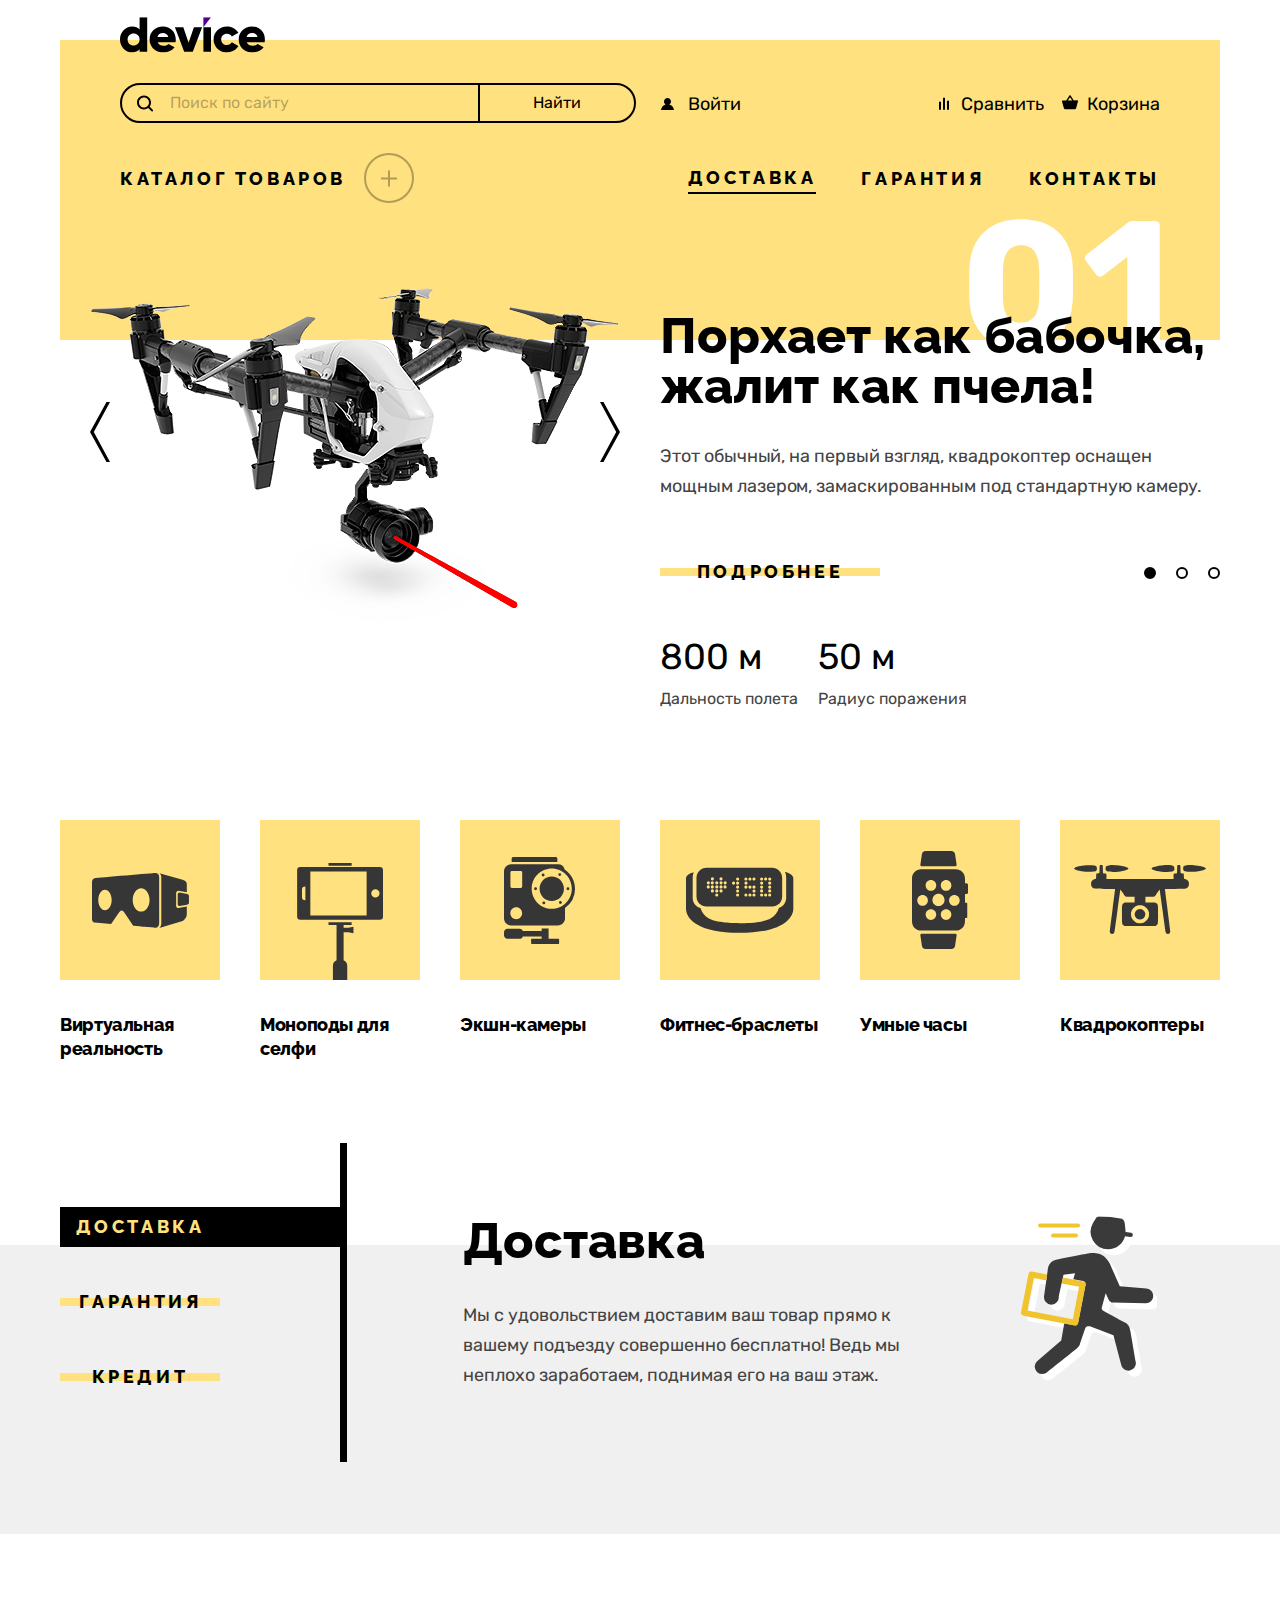
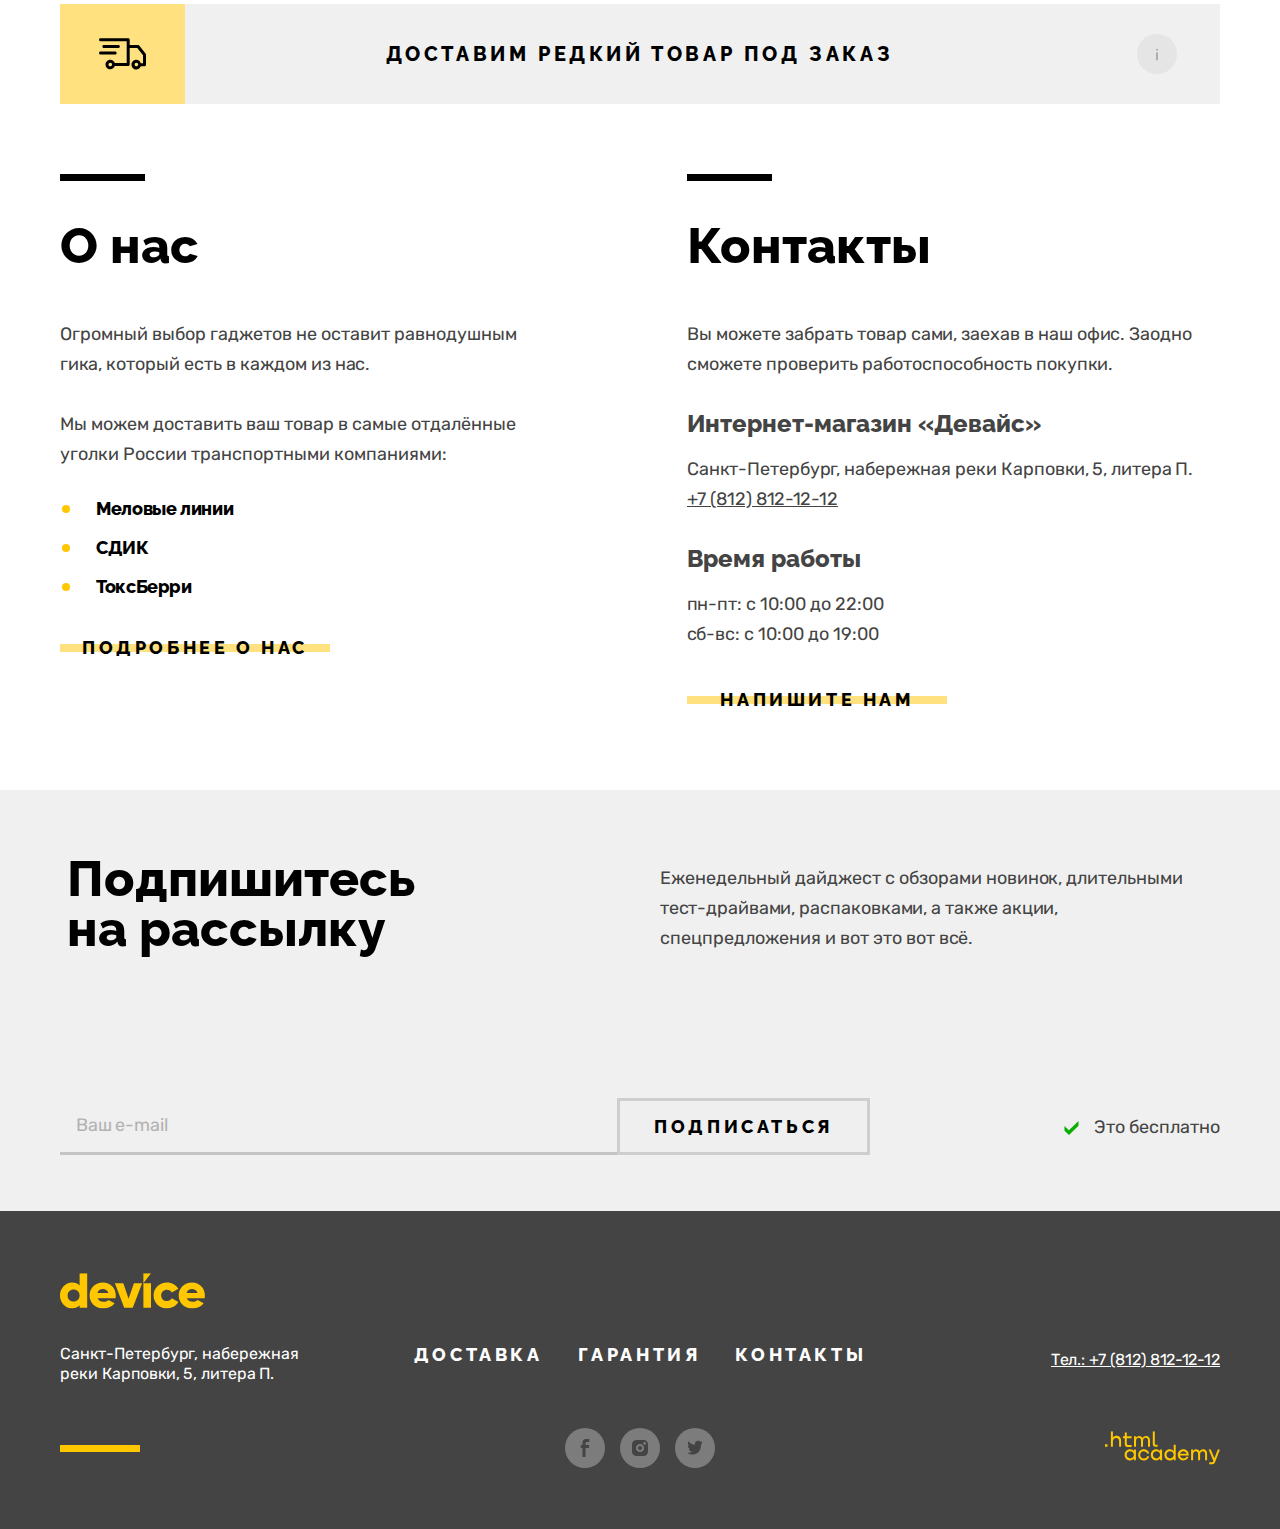
<file: index.html>
<!DOCTYPE html>
<html lang="ru">

<head>
  <meta charset="utf-8">
  <title>HTML Academy &bull; Проект DEVICE</title>
  <link rel="icon" href="images/favicons/favicon.svg" type="image/svg+xml">
  <link rel="stylesheet" href="styles/styles.css">
</head>

<body class="body">
  <!-- * Заголовок страницы * -->

  <header class="page-header">

    <nav class="navigation">
      <a class="header-logo-link"><img class="device-logo" src="images/device-logo.svg" width="145" height="36" alt="Логотип DEVICE"></a>

      <div class="account-navigation-container">
        <form class="form-search" name="form-search" action="https://echo.htmlacademy.ru/courses" method="GET">
          <label class="form-search-label">
            <input class="text-small search-input" type="search" name="field-search" placeholder="Поиск по сайту">
            <span class="visually-hidden">Поиск по сайту</span>
          </label>
          <button class="text-small search-button" type="submit">Найти</button>
        </form>

        <ul class="account-navigation">
          <li class="account-navigation-item"><a class="account-navigation-link entry-link" href="catalog.html">Войти</a></li>
          <li class="account-navigation-item"><a class="account-navigation-link exit-link hidden-no-active">Выйти</a></li>
          <li class="account-navigation-item"><a class="account-navigation-link compare-link" href="#">Сравнить</a></li>
          <li class="account-navigation-item"><a class="account-navigation-link basket-link" href="#"><span data-amount="99" class="icon-basket"></span>Корзина</a></li>
        </ul>

      </div>

      <ul class="main-navigation">

        <!-- * Сделал - обрезанием верхней части иллюстрации слайдера на величину наложения. Отказался от идеи позиционирования меню. -->

        <li class="main-navigation-item"><a class="link-style main-navigation-link catalog-link" href="#">Каталог товаров<span class="catalog-link-button"></span></a>

          <!-- todo Наполнение dropdown-меню. Грид-области! Чтобы можно было добавлять информацию в ту колонку в какую пожелаю.
          * Возможно: Ширину колонок сделать изменяемой, в зависимости от ширины контента + margin-right: const; -->

          <ul class="catalog-navigation">
            <li class="catalog-navigation-item"><a class="catalog-navigation-link" href="#">Виртуальная реальность</a></li>
            <li class="catalog-navigation-item"><a class="catalog-navigation-link" href="catalog.html">Моноподы для селфи</a></li>
            <li class="catalog-navigation-item"><a class="catalog-navigation-link" href="#">Экшн-камеры</a></li>
            <li class="catalog-navigation-item"><a class="catalog-navigation-link" href="#">Фитнес-браслеты</a></li>
            <li class="catalog-navigation-item"><a class="catalog-navigation-link" href="#">Умные часы</a></li>
            <li class="catalog-navigation-item"><a class="catalog-navigation-link" href="#">Умные часы Умные часы Умные часы</a></li>
            <li class="catalog-navigation-item"><a class="catalog-navigation-link" href="#">Квадрокоптеры</a></li>
            <li class="catalog-navigation-item"><a class="catalog-navigation-link" href="#">Геликоптеры</a></li>
            <li class="catalog-navigation-item"><a class="catalog-navigation-link" href="#">Виртуальная реальность</a></li>
          </ul>

        </li>
        <li class="main-navigation-item"><a class="link-style main-navigation-link page-link-current" href="#">Доставка</a></li>
        <li class="main-navigation-item"><a class="link-style main-navigation-link" href="#">Гарантия</a></li>
        <li class="main-navigation-item"><a class="link-style main-navigation-link" href="#">Контакты</a></li>
      </ul>
    </nav>
  </header>

  <!-- * Главная * -->
  <main class="main-container main-index">
    <div class="page-container">
      <h1 class="section-title visually-hidden">Интернет-магазин электронной техники <span lang="en">&laquo;DEVICE&raquo;</span></h1>

      <!-- * Слайдер * -->
      <section class="promo">
        <h2 class="section-title visually-hidden">Популярные товары интернет-магазина</h2>

        <!-- * Слайдер. Фотографии * -->
        <div class="promo-images-container">
          <!-- Кнопки листания фото -->
          <div class="slider-button-container">
            <button class="slider-button slider-button-prev" type="button"><span class="visually-hidden">Предыдущий слайд</span></button>
            <button class="slider-button slider-button-next" type="button"><span class="visually-hidden">Следующий слайд</span></button>
          </div>
          <!-- Список с фотографиями -->
          <ol class="promo-images-list">
            <li class="promo-images-item promo-images-item-current">
              <img class="promo-image" src="images/content/slider-1.png" width="560" height="560" alt="Белый квадрокоптер оснащенный лазером">
            </li>
            <li class="promo-images-item">
              <img class="promo-image" src="images/content/slider-2.png" width="560" height="560" alt="Чёрный фитнес-браслет с текстом на дисплее &laquo;Я вижу, что ты снова ешь!&raquo;">
            </li>
            <li class="promo-images-item">
              <img class="promo-image" src="images/content/slider-3.png" width="560" height="560" alt="Три черных селфи палки">
            </li>
          </ol>
        </div>

        <!-- * Слайдер. Описания * -->
        <ol class="promo-desc-list">
          <!-- 1-е описание -->
          <li data-promo-number="01" class="promo-desc-item promo-desc-item-current">
            <strong class="section-title promo-title">Порхает как бабочка, жалит как пчела!</strong>
            <p class="section-text promo-text">Этот обычный, на первый взгляд, квадрокоптер оснащен мощным лазером, замаскированным под стандартную камеру.</p>
            <!-- Контейнер для кнопки <Подробнее> и буллетов пагинации -->
            <div class="promo-pagination-container">
              <!-- Кнопка/ссылка слайдера -->
              <a class="link-style page-link promo-link" href="#">Подробнее</a>
              <!--  Пагинация. Индикация текущего слайда -->
              <ol class="promo-pagination">
                <li class="promo-pagination-item"><button class="promo-pagination-button promo-pagination-button-current" type="button"><span class="visually-hidden">Текущий слайд</span></button></li>
                <li class="promo-pagination-item"><button class="promo-pagination-button" type="button"><span class="visually-hidden">Слайд 2</span></button></li>
                <li class="promo-pagination-item"><button class="promo-pagination-button" type="button"><span class="visually-hidden">Слайд 3</span></button></li>
              </ol>
            </div>
            <!-- Параметры оборудования -->
            <dl class="features-list">
              <div class=features-list-box>
                <dt class="features-name">Дальность полета</dt>
                <dd class="features-param">800 м</dd>
              </div>
              <div class=features-list-box>
                <dt class="features-name">Радиус поражения</dt>
                <dd class="features-param">50 м</dd>
              </div>
            </dl>
          </li>

          <!-- 2-е описание -->
          <li data-promo-number="02" class="promo-desc-item">
            <strong class="section-title promo-title">Худеем правильно!</strong>
            <p class="section-text promo-text">Мотивирующие фитнес-браслеты помогут найти в себе силы не пропускать занятия и соблюдать диету.</p>
            <!-- Контейнер для кнопки <Подробнее> и буллетов пагинации -->
            <div class="promo-pagination-container">
              <!-- Кнопка/ссылка слайдера -->
              <a class="link-style page-link promo-link" href="#">Подробнее</a>
              <!--  Пагинация. Индикация текущего слайда -->
              <ol class="promo-pagination">
                <li class="promo-pagination-item"><button class="promo-pagination-button" type="button"><span class="visually-hidden">Слайд 1</span></button></li>
                <li class="promo-pagination-item"><button class="promo-pagination-button promo-pagination-button-current" type="button"><span class="visually-hidden">Текущий слайд</span></button></li>
                <li class="promo-pagination-item"><button class="promo-pagination-button" type="button"><span class="visually-hidden">Слайд 3</span></button></li>
              </ol>
            </div>
            <!-- Параметры оборудования -->
            <dl class="features-list">
              <div class=features-list-box>
                <dt class="features-name">Без подзарядки</dt>
                <dd class="features-param">48 часов</dd>
              </div>
            </dl>
          </li>

          <!-- 3-е описание -->
          <li data-promo-number="03" class="promo-desc-item">
            <strong class="section-title promo-title">Делай селфи, <br>как Бен Стиллер!</strong>
            <p class="section-text promo-text">Самая длинная палка для селфи доступна в нашем магазине. Восемь (Восемь, Карл!) метров длиной и весом всего 5 кг.</p>
            <!-- Контейнер для кнопки <Подробнее> и буллетов пагинации -->
            <div class="promo-pagination-container">
              <!-- Кнопка/ссылка слайдера -->
              <a class="link-style page-link promo-link" href="#">Подробнее</a>
              <!--  Пагинация. Индикация текущего слайда -->
              <ol class="promo-pagination">
                <li class="promo-pagination-item"><button class="promo-pagination-button" type="button"><span class="visually-hidden">Слайд 1</span></button></li>
                <li class="promo-pagination-item"><button class="promo-pagination-button" type="button"><span class="visually-hidden">Слайд 2</span></button></li>
                <li class="promo-pagination-item"><button class="promo-pagination-button promo-pagination-button-current" type="button"><span class="visually-hidden">Текущий слайд</span></button></li>
              </ol>
            </div>
            <!-- Параметры оборудования -->
            <dl class="features-list">
              <div class=features-list-box>
                <dt class="features-name">Длина палки</dt>
                <dd class="features-param">8,5 м</dd>
              </div>
              <div class=features-list-box>
                <dt class="features-name">Вес палки</dt>
                <dd class="features-param">5 кг</dd>
              </div>
              <div class=features-list-box>
                <dt class="features-name">Материал</dt>
                <dd class="features-param">Карбон</dd>
              </div>
            </dl>
          </li>

        </ol>
      </section>

      <!-- * Горизонтальный блок с категориями товаров * -->
      <section class="category-goods">
        <h2 class="section-title visually-hidden">Список категорий товаров</h2>
        <ul class="category-goods-list">
          <li class="category-goods-item"><a class="category-goods-link goods-virtual" href="#"><span class="category-goods-logo"></span><span class="category-goods-text">Виртуальная реальность</span></a></li>
          <li class="category-goods-item"><a class="category-goods-link goods-monopod" href="catalog.html"><span class="category-goods-logo"></span><span class="category-goods-text">Моноподы для селфи</span></a></li>
          <li class="category-goods-item"><a class="category-goods-link goods-action" href="#"><span class="category-goods-logo"></span><span class="category-goods-text">Экшн-камеры</span></a></li>
          <li class="category-goods-item"><a class="category-goods-link goods-bracelet" href="#"><span class="category-goods-logo"></span><span class="category-goods-text">Фитнес-браслеты</span></a></li>
          <li class="category-goods-item"><a class="category-goods-link goods-watch" href="#"><span class="category-goods-logo"></span><span class="category-goods-text">Умные часы</span></a></li>
          <li class="category-goods-item"><a class="category-goods-link goods-quadrocopter" href="#"><span class="category-goods-logo"></span><span class="category-goods-text">Квадрокоптеры</span></a></li>
        </ul>
      </section>

    </div>

    <!-- * Услуги: доставка, гарантия, кредит * -->
    <section class="services">

      <div class="page-container">

        <!-- Меню услуг -->
        <div class="services-nav-container">
          <ul class="services-nav-list">
            <li class="services-nav-item"><button type="button" class="link-style services-link services-link-current"><span class="services-link-item">Доставка</span></button></li>
            <li class="services-nav-item"><button type="button" class="link-style services-link"><span class="services-link-item">Гарантия</span></button></li>
            <li class="services-nav-item"><button type="button" class="link-style services-link"><span class="services-link-item">Кредит</span></button></li>
          </ul>
        </div>

        <!-- Описание услуг -->
        <ul class="services-desc-list">
          <li class="services-desc-item services-desc-item-current">
            <div class="services-desc-inner-box">
              <h2 class="section-title services-title">Доставка</h2>
              <p class="section-text services-text">Мы с удовольствием доставим ваш товар прямо к вашему подъезду совершенно бесплатно! Ведь мы неплохо заработаем, поднимая его на ваш этаж.</p>
            </div>
            <span class="services-logo delivery-logo"></span>
          </li>
          <li class="services-desc-item">
            <div class="services-desc-inner-box">
              <h2 class="section-title services-title">Гарантия</h2>
              <p class="section-text services-text">Если из-за возгорания купленного у нас товара у вас сгорит дом — не переживайте, мы выдадим вам новый. Товар, не дом, конечно же.</p>
            </div>
            <span class="services-logo warranty-logo"></span>
          </li>
          <li class="services-desc-item">
            <div class="services-desc-inner-box">
              <h2 class="section-title services-title">Кредит</h2>
              <p class="section-text services-text">Залезть в долговую яму стало проще! Кредитные консультанты подберут для вас наиболее выгодные условия кредита. Выгодные для банка, разумеется.</p>
            </div>
            <span class="services-logo credit-logo"></span>
          </li>
        </ul>

      </div>
    </section>

    <!-- * Товары под заказ. О нас. Контакты * -->
    <div class="page-container">
      <!--  Товар под заказ  -->
      <section class="order">
        <h2 class="section-title visually-hidden">Заказ товара</h2>
        <a class="link-style order-link" href="modal-order.html" target="_blank">
          <span class="order-logo"></span>
          <p class="order-title">Доставим редкий товар под заказ</p>
          <span class="order-title-ico"></span>
        </a>
      </section>

      <!-- О нас -->
      <div class="section-container">
        <section class="about">
          <span class="divider"></span>
          <h2 class="section-title about-title">О нас</h2>
          <p class="section-text about-text">Огромный выбор гаджетов не оставит равнодушным гика, который есть в каждом из нас.</p>
          <p class="section-text about-text">Мы можем доставить ваш товар в самые отдалённые уголки России транспортными компаниями:</p>
          <ul class="about-list">
            <li class="about-item">Меловые линии</li>
            <li class="about-item">СДИК</li>
            <li class="about-item">ТоксБерри</li>
          </ul>
          <a class="link-style page-link about-link" href="#">Подробнее о нас</a>
        </section>

        <!-- Контакты -->
        <section class="contacts">
          <span class="divider"></span>
          <h2 class="section-title contacts-title">Контакты</h2>
          <p class="section-text contacts-text">Вы можете забрать товар сами, заехав в наш офис. Заодно сможете проверить работоспособность покупки.</p>
          <h3 class="contacts-subtitle">Интернет-магазин «Девайс»</h3>
          <ul class="contacts-list">
            <li class="contacts-item">
              <address class="address">Санкт-Петербург, набережная реки Карповки, 5, литера П.</address>
            </li>
            <li class="contacts-item"><a class="text-link" href="tel:+78128121212">+7 (812) 812-12-12</a></li>
          </ul>
          <h3 class="contacts-subtitle">Время работы</h3>
          <ol class="contacts-list">
            <li class="contacts-item">пн-пт: с 10:00 до 22:00</li>
            <li class="contacts-item">сб-вс: с 10:00 до 19:00</li>
          </ol>
          <!-- <a class="link-style page-link contacts-link action-disabled" href="#">Напишите нам</a> -->
          <a class="link-style page-link contacts-link" href="#">Напишите нам</a>
        </section>
      </div>
    </div>

    <!-- * Подпишитесь на рассылку * -->
    <section class="subscribe">
      <!-- Заголовок. Текст -->
      <div class="page-container">
        <div class="subscribe-container">
          <h2 class="section-title subscribe-title">Подпишитесь на&nbsp;рассылку</h2>
          <p class="section-text subscribe-text">Еженедельный дайджест с обзорами новинок, длительными тест-драйвами, распаковками, а также акции, спецпредложения и вот это вот всё.</p>
        </div>
        <!-- Форма подписки -->
        <div class="subscribe-container">
          <form class="form-subscribe" name="form-subscribe" action="https://echo.htmlacademy.ru/courses" method="GET">
            <input class="subscribe-input" type="email" name="field-email" placeholder="Ваш e-mail">
            <button class="link-style subscribe-button" type="submit">Подписаться</button>
          </form>
          <span class="subscribe-notice">Это бесплатно</span>
        </div>
      </div>
    </section>
  </main>

  <!--* FOOTER *-->

  <footer class="page-footer">

    <div class="page-container">

      <!-- Левая секция -->
      <a class="footer-logo-link" href="#"><img class="device-logo" src="images/device-logo-footer.svg" width="145" height="36" alt="Логотип DEVICE"></a>

      <div class="footer-container">
        <!-- Добавил оболочки <footer-address-box> <footer-phone-box> чтобы была возможность добавлять еще информацию при необходимости -->
        <div class="footer-address-box">
          <address class="text-small address">Санкт-Петербург, набережная реки Карповки, 5, литера П.</address>
        </div>
        <div class="footer-align-box">
          <span class="divider"></span>
        </div>
      </div>
      <!-- Центральная секция -->
      <div class="footer-container">
        <ul class="footer-navigation-list">
          <li class="footer-navigation-item"><a class="link-style footer-navigation-link" href="#">Доставка</a></li>
          <li class="footer-navigation-item"><a class="link-style footer-navigation-link" href="#">Гарантия</a></li>
          <li class="footer-navigation-item"><a class="link-style footer-navigation-link" href="#">Контакты</a></li>
        </ul>
        <!-- Соцсети -->
        <ul class="footer-social-list">
          <li class="footer-social-item">
            <a class="footer-social-link" href="#">
              <svg width="9" height="18" viewBox="0 0 9 18" fill="#444" xmlns="http://www.w3.org/2000/svg">
                <path d="M6.5 3H9V0H5.6C2.8 0 2 1.7 2 4.2V6H0v3h2v9h3V9h3.3l.6-3H5V4.5C5 3.7 5.3 3 6.5 3Z" />
              </svg>
              <span class="visually-hidden">Facebook</span>
            </a>
          </li>
          <li class="footer-social-item">
            <a class="footer-social-link" href="#">
              <svg width="16" height="16" viewBox="0 0 16 16" fill="#444" xmlns="http://www.w3.org/2000/svg">
                <path d="M8 10a2 2 0 1 0 0-4 2 2 0 0 0 0 4Z" />
                <path d="M14.7 1.3c-.9-.9-2-1.3-3.4-1.3H4.7C1.9 0 0 1.9 0 4.7v6.6c0 1.4.4 2.6 1.4 3.4.9.9 2 1.3 3.3 1.3h6.6c1.4 0 2.6-.4 3.4-1.3.8-.9 1.3-2 1.3-3.4V4.7c0-1.4-.4-2.6-1.3-3.4ZM8 12.1c-2.2 0-4.1-1.8-4.1-4.1S5.8 3.9 8 3.9c2.2 0 4.1 1.8 4.1 4.1s-1.9 4.1-4.1 4.1Zm4.6-7.4c-.7 0-1.3-.5-1.3-1.3s.5-1.3 1.3-1.3c.7 0 1.3.6 1.3 1.3 0 .7-.6 1.3-1.3 1.3Z" />
              </svg>
              <span class="visually-hidden">Instagram</span>
            </a>
          </li>
          <li class="footer-social-item">
            <a class="footer-social-link" href="#">
              <svg width="15" height="15" viewBox="0 0 15 15" fill="#444" xmlns="http://www.w3.org/2000/svg">
                <path d="M9.7.155c1.5-.5 2.6.3 3.2 1.1.5-.2 1.1-.4 1.7-.6 0 .8-.5 1.4-.8 1.6.7.2 1.2-.4 1.2-.4-.1.9-.9 1.7-1.4 1.9-.2 6.3-2.8 10.4-8.9 10.3h-.4c-.3 0-3.7-.4-4.3-1.8 2 .2 3.4-.4 4.1-1.1-.8-.3-2.4-.4-2.6-2.8.3.2.5.3 1.1.2-1.1-.8-2.3-1.5-2.2-3.5.3.3.9.5 1.2.4-.6-.2-1.8-3.1-.8-4.6 1.6 1.7 3.3 3.4 6.3 3.5.2-2.1 1-3.5 2.6-4.2Z" />
              </svg>
              <span class="visually-hidden">Twitter</span>
            </a>
          </li>
        </ul>
      </div>
      <!-- Правая секция -->
      <div class="footer-container">
        <div class="footer-phone-box">
          <a class="text-small phone" href="tel:+78128121212">Тел.: +7 (812) 812-12-12</a>
        </div>
        <div class="footer-align-box">
          <a class="htmlacademy-link" href="https://htmlacademy.org">
            <svg class="htmlacademy-logo" width="115" height="35" viewBox="0 0 115 35" aria-hidden="true" focusable="false">
              <g clip-path="url(#a)">
                <path d="M0 13.257v2.6h2.5v-2.6H0ZM11.6 4.857c-1.6 0-2.8.7-3.6 1.7h-.1v-6.2h-2v15.5h2v-5.3c0-2.1 1.3-3.6 3.3-3.6 1.8 0 2.9 1.4 2.9 3.2v5.7h2v-6.1c.1-3-1.8-4.9-4.5-4.9ZM26.6 5.157h-4.8v-3.7h-2v3.8h-1.9v2h1.9v6c0 1.7 1 2.7 2.7 2.7h4.1v-2h-3.7c-.7 0-1.1-.4-1.1-1.1v-5.7h4.8v-2ZM41.1 4.957c-1.6 0-2.9.8-3.5 2.1h-.1c-.6-1.2-1.8-2.1-3.4-2.1-1.4 0-2.5.8-3.1 1.8h-.1v-1.6H29v10.6h2v-5.4c0-2 1-3.5 2.6-3.5 1.5 0 2.4 1 2.4 2.6v6.3h2v-5.6c0-2.4 1.4-3.3 2.6-3.3 1.5 0 2.4 1 2.4 2.6v6.3h2v-6.5c.1-2.5-1.4-4.3-3.9-4.3ZM47.8 13.057c0 1.7 1 2.7 2.8 2.7h2v-2h-1.7c-.7 0-1.1-.4-1.1-1.1V.357h-2v12.7ZM28.9 20.057c-.9-1.1-2.2-1.8-3.9-1.8-3.1 0-5.4 2.3-5.4 5.6s2.3 5.6 5.4 5.6c1.8 0 3-.8 3.8-1.9h.1v1.6h2v-10.6h-2v1.5Zm-3.6 7.4c-2.2 0-3.6-1.6-3.6-3.6s1.4-3.6 3.6-3.6 3.6 1.6 3.6 3.6c0 1.9-1.4 3.6-3.6 3.6ZM44.2 22.357c-.5-2.4-2.6-4.1-5.4-4.1-3.4 0-5.6 2.5-5.6 5.6 0 3.1 2.2 5.6 5.6 5.6 2.8 0 4.9-1.8 5.4-4.2h-2.1c-.4 1.3-1.7 2.3-3.3 2.3-2.2 0-3.6-1.6-3.6-3.6s1.4-3.6 3.6-3.6c1.6 0 2.8 1 3.3 2.2h2.1v-.2ZM55.1 20.057c-.9-1.1-2.2-1.8-3.9-1.8-3.1 0-5.4 2.3-5.4 5.6s2.3 5.6 5.4 5.6c1.8 0 3-.8 3.8-1.9h.1v1.6h2v-10.6h-2v1.5Zm-3.6 7.4c-2.2 0-3.6-1.6-3.6-3.6s1.4-3.6 3.6-3.6 3.6 1.6 3.6 3.6c0 1.9-1.5 3.6-3.6 3.6ZM68.7 20.157c-.9-1.1-2.2-1.9-3.9-1.9-3.1 0-5.4 2.3-5.4 5.6s2.2 5.6 5.4 5.6c1.7 0 3-.8 3.8-1.8h.1v1.5h2v-15.4h-2v6.4Zm-3.6 7.3c-2.2 0-3.6-1.6-3.6-3.6s1.4-3.6 3.6-3.6 3.6 1.6 3.6 3.6c-.1 2-1.5 3.6-3.6 3.6ZM78.3 18.257c-3.3 0-5.5 2.5-5.5 5.6 0 3 2.1 5.6 5.5 5.6 2.5 0 4.5-1.3 5.2-3.6h-2.1c-.5 1-1.6 1.6-3 1.6-1.9 0-3.3-1.3-3.4-2.9h8.8c.2-3.6-2-6.3-5.5-6.3Zm0 1.9c1.7 0 3 1 3.3 2.6h-6.5c.3-1.5 1.5-2.6 3.2-2.6ZM98.2 18.257c-1.6 0-2.9.8-3.6 2h-.1c-.6-1.2-1.8-2-3.4-2-1.4 0-2.5.7-3.1 1.8v-1.5h-1.9v10.6h2v-5.4c0-2 1-3.4 2.6-3.5 1.5 0 2.4 1 2.4 2.6v6.3h2v-5.6c0-2.4 1.4-3.3 2.6-3.3 1.5 0 2.4 1 2.4 2.6v6.3h2v-6.5c.1-2.6-1.4-4.4-3.9-4.4ZM109.4 27.357l-3.6-8.9h-2.2l4.8 11.6c-.3.9-.7 1.2-1.7 1.2h-2.5v2h2.5c1.8 0 2.8-.8 3.5-2.6l4.7-12.2h-2.1l-3.4 8.9Z" />
              </g>
              <defs>
                <clipPath id="a">
                  <path transform="translate(0 .357)" d="M0 0h115v34H0z" />
                </clipPath>
              </defs>
            </svg>
          </a>
        </div>
      </div>

    </div>

  </footer>

  <!-- * ФОРМА ЗАКАЗА ТОВАРОВ. МОДАЛЬНОЕ ОКНО.  * -->
  <div class="modal-container modal-container-off">
    <article class="modal-order">
      <!-- Заголовок формы -->
      <div class="order-title-container">
        <h2 class="section-title">Доставка под заказ</h2>
        <button class="order-close" type="button"><span class="visually-hidden">Закрыть форму заказа</span></button>
      </div>
      <!-- Форма заказа -->
      <form class="order-form" name="order-form" action="https://echo.htmlacademy.ru/courses">
        <div class="field-group field-group-name">
          <!-- Имя заказчика -->
          <label class="order-form-label" for="order-name">Ваше имя:</label>
          <input class="order-form-field form-field-name" type="text" name="order-name" id="order-name" placeholder="Введите имя">
          <span class="field-notice">Добавьте имя</span>
        </div>
        <!-- E-mail заказчика -->
        <div class="field-group field-group-email">
          <label class="order-form-label" for="order-email">Ваш e-mail:</label>
          <input class="order-form-field form-field-email" type="email" name="order-email" id="order-email" placeholder="Введите e-mail" required>
          <span class="field-notice">Забавный у вас адрес</span>
        </div>
        <!-- Заказываемый товар -->
        <div class="field-group field-group-product">
          <label class="order-form-label" for="order-product">Что нужно привезти:</label>
          <input class="order-form-field form-field-product" type="text" name="order-product" id="order-product" placeholder="В свободной форме">
        </div>
        <!-- Количество товара -->
        <div class="field-group field-group-number">
          <span class="label-group">
            <label class="order-form-label" for="order-number">Количество:</label>
            <button class="label-info" type="button">
              <span class="visually-hidden">Посмотреть дополнительную информацию</span>
            </button>
            <!-- Поповер в количестве товаров -->
            <span class="label-group-popover">Постараемся найти, сколько нужно. Привезём сколько получится по требованиям к провозу багажа.</span>
          </span>
          <div class="field-number-container">
            <button class="button-number-count count-minus" type="button">
              <svg width="16" height="3" viewBox="0 0 16 3" fill="none" xmlns="http://www.w3.org/2000/svg">
                <path d="M16 .36H0v2h16v-2Z" fill="#000" />
              </svg>
              <span class="visually-hidden">Уменьшить</span>
            </button>
            <input class="order-form-field form-field-number" type="number" name="order-number" id="order-number" min="1" placeholder="1">
            <span class="status-error-outline"></span>
            <button class="button-number-count count-plus" type="button">
              <svg width="16" height="17" viewBox="0 0 16 17" fill="none" xmlns="http://www.w3.org/2000/svg">
                <path d="M16 7.36H9v-7H7v7H0v2h7v7h2v-7h7v-2Z" fill="#000" />
              </svg>
              <span class="visually-hidden">Увеличить</span>
            </button>
          </div>
        </div>
        <!-- Отправить информацию -->
        <button class="link-style page-link order-modal-button" type="submit">Отправить</button>
      </form>
    </article>
  </div>

</body>

</html>
</file>
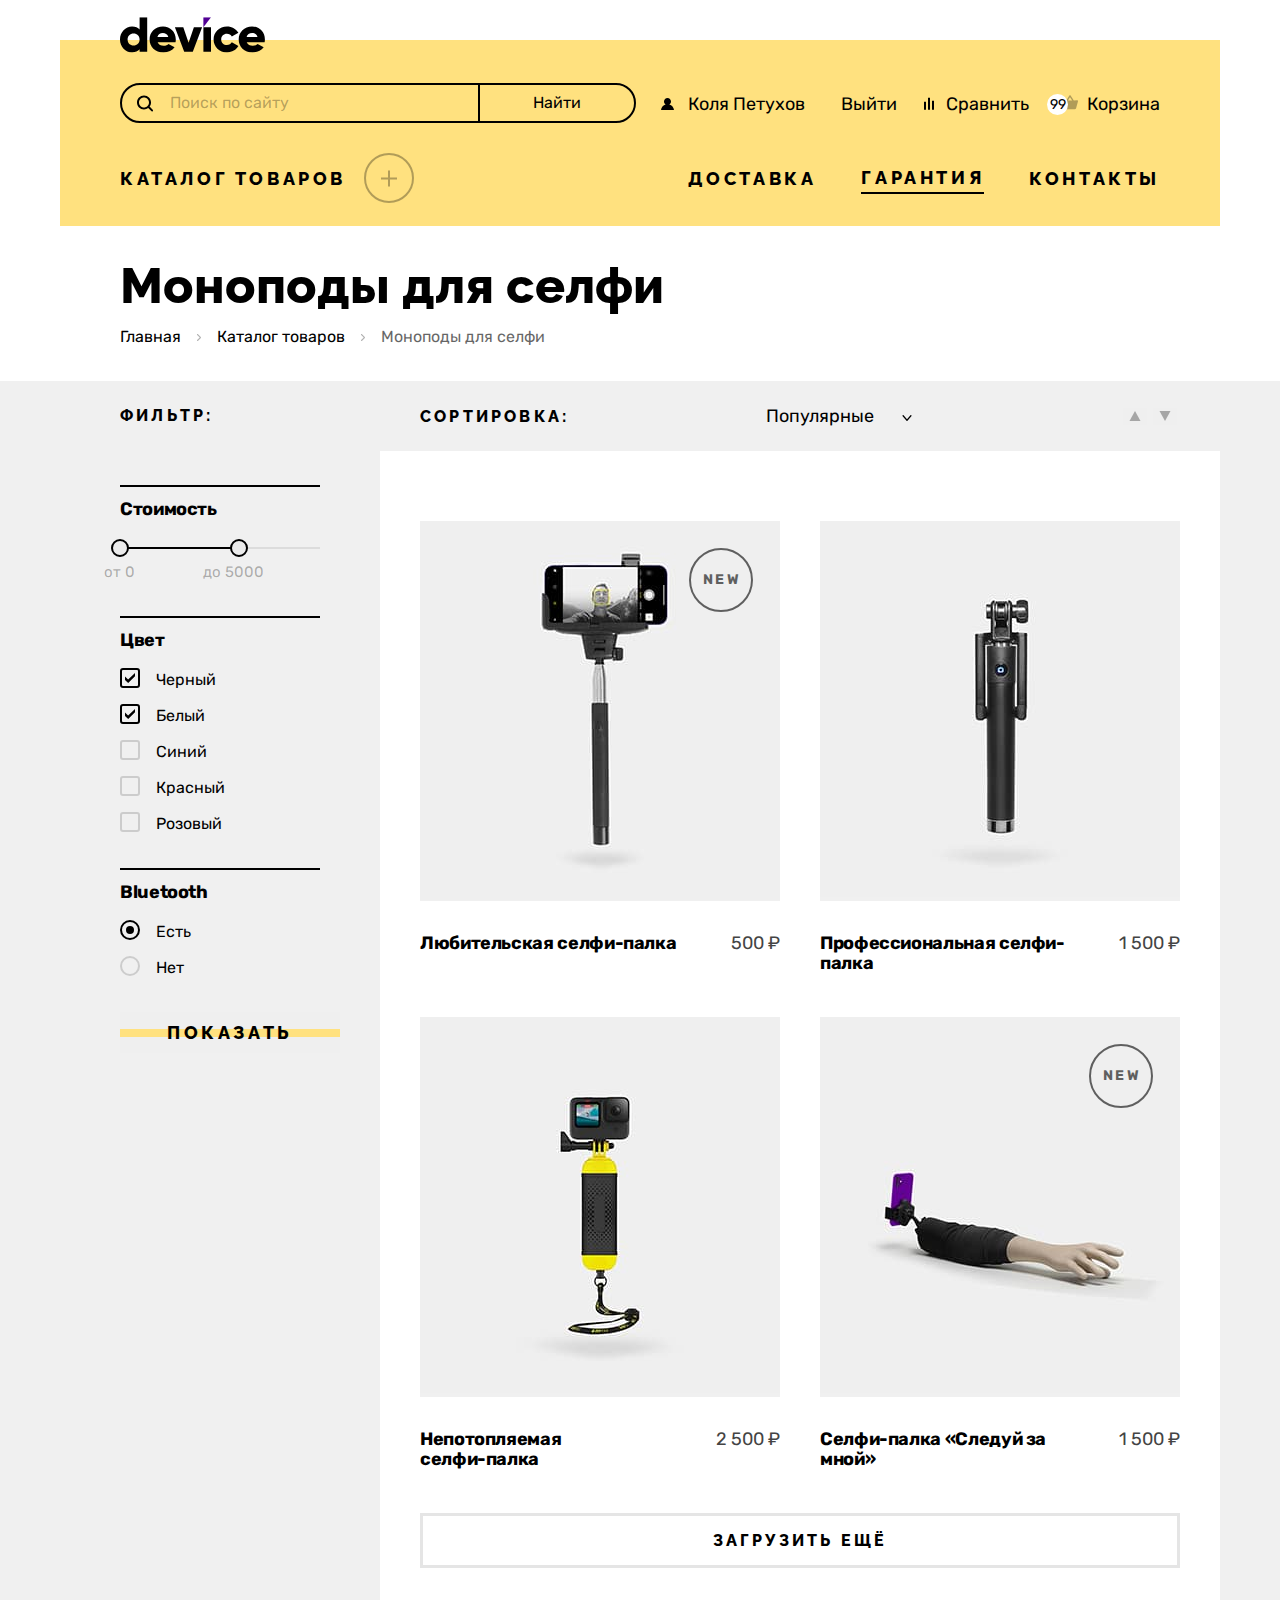
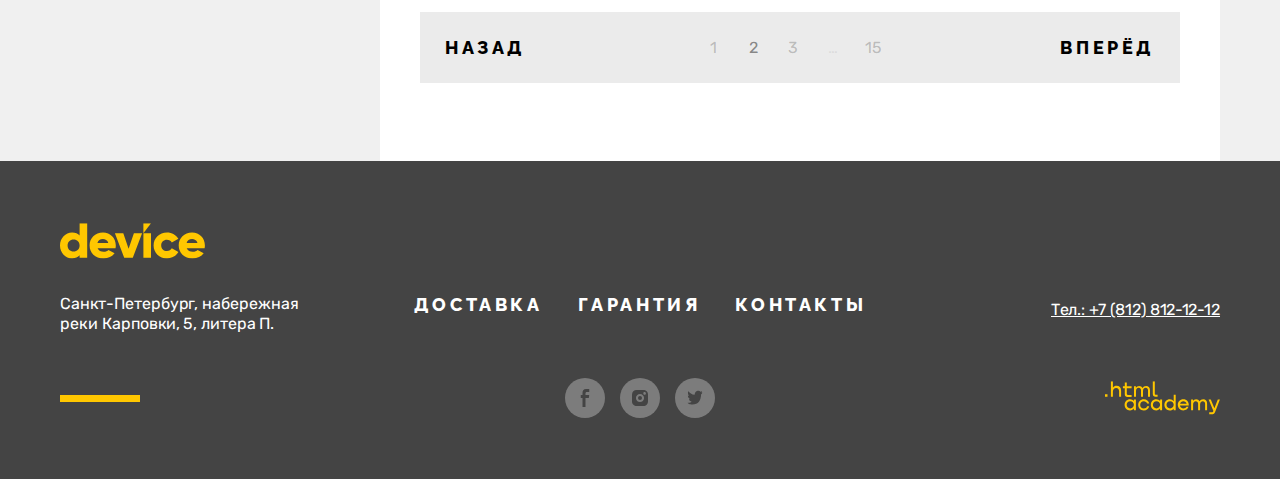
<file: catalog.html>
<!DOCTYPE html>
<html lang="ru">

<head>
  <meta charset="utf-8">
  <title>HTML Academy &bull; Проект DEVICE</title>
  <link rel="icon" href="images/favicons/favicon.svg" type="image/svg+xml">
  <link rel="stylesheet" href="styles/styles.css">
</head>

<body class="body">

  <!-- * Заголовок страницы * -->
  <header class="page-header">

    <nav class="navigation">
      <a class="header-logo-link" href="index.html"><img class="device-logo" src="images/device-logo.svg" width="145" height="36" alt="Логотип DEVICE"></a>

      <div class="account-navigation-container">

        <form class="form-search" name="form-search" action="https://echo.htmlacademy.ru/courses" method="GET">
          <label class="form-search-label">
            <input class="text-small search-input" type="search" name="field-search" placeholder="Поиск по сайту">
          </label>
          <button class="text-small search-button" type="submit">Найти</button>
        </form>

        <ul class="account-navigation">
          <li class="account-navigation-item"><a class="account-navigation-link entry-link " href="#">Коля Петухов</a></li>
          <li class="account-navigation-item"><a class="account-navigation-link exit-link" href="index.html">Выйти</a></li>
          <li class="account-navigation-item"><a class="account-navigation-link compare-link" href="#">Сравнить</a></li>
          <li class="account-navigation-item"><a class="account-navigation-link basket-link-data" href="#"><span data-amount="99" class="icon-basket"></span>Корзина</a>

            <!-- Поповер. Корзина -->
            <article class="popover-basket">
              <h2 class="visually-hidden">Корзина товаров</h2>
              <ul class="basket-list text-small">
                <li class="basket-item">
                  <a class="basket-item-link" href="#">
                    <img class="basket-item-image" width="39" height="43" src="images/content/product-01-smallest.jpg" alt="Фото товара">
                    <p class="basket-item-desc">Любительская селфи-палка</p>
                  </a>
                  <button class="basket-item-delete">
                    <span class="visually-hidden">Удалить</span>
                    <svg width="10" height="10" viewBox="0 0 10 10" xmlns="http://www.w3.org/2000/svg">
                      <path d="M10 .9 9.1 0 5 4.1.9 0 0 .9 4.1 5 0 9.1l.9.9L5 5.9 9.1 10l.9-.9L5.9 5 10 .9Z" fill="#fff" />
                    </svg>
                  </button>
                </li>
                <li class="basket-item">
                  <a class="basket-item-link" href="#">
                    <img class="basket-item-image" width="39" height="43" src="images/content/product-02-smallest.jpg" alt="Фото товара">
                    <p class="basket-item-desc">Профессиональная селфи-палка</p>
                  </a>
                  <button class="basket-item-delete">
                    <span class="visually-hidden">Удалить</span>
                    <svg width="10" height="10" viewBox="0 0 10 10" xmlns="http://www.w3.org/2000/svg">
                      <path d="M10 .9 9.1 0 5 4.1.9 0 0 .9 4.1 5 0 9.1l.9.9L5 5.9 9.1 10l.9-.9L5.9 5 10 .9Z" fill="#fff" />
                    </svg>
                  </button>
                </li>
              </ul>
              <p class="basket-item-total text-small">
                <span class="basket-goods-amount">Товаров: 2</span>
                <span class="basket-goods-sum">Сумма: 2000 &#8381;</span>
              </p>
              <a class="link-style basket-item-open" href="#">Открыть корзину</a>
            </article>

          </li>
        </ul>

      </div>

      <ul class="main-navigation">
        <li class="main-navigation-item"><a class="link-style main-navigation-link catalog-link" href="#">Каталог товаров<span class="catalog-link-button"></span></a>
          <ul class="catalog-navigation">
            <li class="catalog-navigation-item"><a class="catalog-navigation-link" href="#">Виртуальная реальность</a></li>
            <li class="catalog-navigation-item"><a class="catalog-navigation-link link-current">Моноподы для селфи</a></li>
            <li class="catalog-navigation-item"><a class="catalog-navigation-link" href="#">Экшн-камеры</a></li>
            <li class="catalog-navigation-item"><a class="catalog-navigation-link" href="#">Фитнес-браслеты</a></li>
            <li class="catalog-navigation-item"><a class="catalog-navigation-link" href="#">Умные часы</a></li>
            <li class="catalog-navigation-item catalog-areas-column-3"><a class="catalog-navigation-link" href="#">Квадрокоптеры</a></li>
          </ul>
        </li>
        <li class="main-navigation-item"><a class="link-style main-navigation-link" href="#">Доставка</a></li>
        <li class="main-navigation-item"><a class="link-style main-navigation-link page-link-current" href="#">Гарантия</a></li>
        <li class="main-navigation-item"><a class="link-style main-navigation-link" href="#">Контакты</a></li>
      </ul>
    </nav>
  </header>

  <!-- * Главная * -->

  <main class="main-container main-catalog">

    <!-- * Заголовок каталога * -->
    <header class="catalog-header">
      <div class="page-container">
        <h1 class="section-title catalog-title">Моноподы для селфи</h1>
        <ol class="catalog-breadcrumbs">
          <li class="catalog-breadcrumbs-item"><a class="catalog-navigation-link breadcrumbs-link" href="index.html">Главная</a></li>
          <li class="catalog-breadcrumbs-item"><a class="catalog-navigation-link breadcrumbs-link" href="#">Каталог товаров</a></li>
          <li class="catalog-breadcrumbs-item"><a class="catalog-navigation-link breadcrumbs-link link-current" title="Текущая страница">Моноподы для селфи</a></li>
        </ol>
      </div>
    </header>

    <!-- * Фильтры. Сортировка. Карточки товаров * -->
    <section class="catalog-goods">
      <h2 class="section-title visually-hidden" hidden>Карточки товаров с фильтрами и сортировкой</h2>
      <!-- Левая колонка с фильтрами -->
      <div class="catalog-left-container">
        <h3 class="catalog-goods-title filter-title">Фильтр:</h3>
        <form class="catalog-filter" name="form-filter" id="form-filter" action="https://echo.htmlacademy.ru/courses" method="get">

          <!-- Фильтр / СТОИМОСТЬ -->
          <fieldset class="filter-fieldset">

            <legend class="catalog-goods-subtitle filter-subtitle">Стоимость</legend>
            <div class="range-container">
              <div class="range-scale-container">
                <div class="range-bar" style="left: 0px; width: 119px">
                  <button class="price-button price-button-min" type="button"><span class="visually-hidden">Минимальная цена</span></button>
                  <button class="price-button price-button-max" type="button"><span class="visually-hidden">Максимальная цена</span></button>
                </div>
              </div>

              <!-- Центрирование цены под range-кнопкой. label style="margin-right: 30px" и пусть далее JS-разработчик ломает голову над формулой центрирования цены под range-кнопкой. Хотя, вполне возможно, что скоро этим JS-ом стану я :) -->

              <div class="range-price-container">
                <label class="range-price-label" style="margin-right: 30px">от<input class="price-input" type="number" name="price-min" value="0"></label>
                <label class="range-price-label">до<input class="price-input" type="number" name="price-max" value="5000"></label>
              </div>
            </div>

          </fieldset>

          <!-- Фильтр / ЦВЕТ -->
          <fieldset class="filter-fieldset">
            <legend class="catalog-goods-subtitle filter-subtitle">Цвет</legend>
            <ul class="filter-list">
              <li class="filter-list-item">
                <label class="filter-list-label"><input class="visually-hidden filter-list-input" type="checkbox" name="black" checked>
                  <span class="checked-mark"></span><span class="label-item">Черный</span>
                </label>
              </li>
              <li class="filter-list-item">
                <label class="filter-list-label"><input class="visually-hidden filter-list-input" type="checkbox" name="white" checked>
                  <span class="checked-mark"></span><span class="label-item">Белый</span>
                </label>
              </li>
              <li class="filter-list-item">
                <label class="filter-list-label"><input class="visually-hidden filter-list-input" type="checkbox" name="blue">
                  <span class="checked-mark"></span><span class="label-item">Синий</span>
                </label>
              </li>
              <li class="filter-list-item">
                <label class="filter-list-label"><input class="visually-hidden filter-list-input" type="checkbox" name="red">
                  <span class="checked-mark"></span><span class="label-item">Красный</span>
                </label>
              </li>
              <li class="filter-list-item">
                <label class="filter-list-label"><input class="visually-hidden filter-list-input" type="checkbox" name="pink">
                  <span class="checked-mark"></span><span class="label-item">Розовый</span>
                </label>
              </li>
            </ul>
          </fieldset>

          <!-- Фильтр / BLUETOOTH -->
          <fieldset class="filter-fieldset">
            <legend class="catalog-goods-subtitle filter-subtitle">Bluetooth</legend>
            <ul class="filter-list">
              <li class="filter-list-item">
                <label class="filter-list-label"><input type="radio" name="bluetooth" class="visually-hidden filter-list-input" checked>
                  <span class="checked-mark"></span><span class="label-item">Есть</span>
                </label>
              </li>
              <li class="filter-list-item">
                <label class="filter-list-label">
                  <input type="radio" name="bluetooth" class="visually-hidden filter-list-input">
                  <span class="checked-mark"></span><span class="label-item">Нет</span>
                </label>
              </li>
            </ul>
          </fieldset>
        </form>
        <button class="link-style page-link filter-button" form="form-filter" type="submit">Показать</button>
      </div>

      <!-- Сортировка -->

      <!--
          Оформил через form - select > options. Наставник рекомендовал иной вариант, но еще не разобрался как это будет работать.
          * Тут лучше разметить как summary/details со списком ссылок внутри и двумя ссылками соотвественно. Эти элементы находятся вне формы и при использовании ссылок сортировку можно будет реализовать с помощью GET-параметров (пример device.com/catalog/monopods/?sort=popuplar)
        -->

      <div class="catalog-right-container">

        <div class="sorting-container">
          <h3 class="catalog-goods-title sorting-title">Сортировка:</h3>
          <details class="sorting-details">
            <summary class="sorting-summary">Популярные</summary>
            <ul class="sorting-list">
              <li class="sorting-list-item"><a class="sorting-list-option" href="#">Популярное</a></li>
              <li class="sorting-list-item"><a class="sorting-list-option" href="#">Новинки</a></li>
              <li class="sorting-list-item"><a class="sorting-list-option" href="#">По-дороже</a></li>
              <li class="sorting-list-item"><a class="sorting-list-option" href="#">По-дешевле</a></li>
            </ul>
          </details>
          <ul class="sorting-order">
            <li class="sorting-order-item">
              <button type="button" class="sorting-order-button sorting-order-up">
                <svg width="12" height="10" viewBox="0 0 12 10" fill="none" xmlns="http://www.w3.org/2000/svg">
                  <path d="m6 0 5.5 10H.5" fill="#000" />
                </svg>
                <span class="visually-hidden">По возрастанию</span>
              </button>
            </li>
            <li class="sorting-order-item">
              <button type="button" class="sorting-order-button sorting-order-dn">
                <svg width="12" height="10" viewBox="0 0 12 10" fill="none" xmlns="http://www.w3.org/2000/svg">
                  <path d="M6 10 .5 0h11" fill="#000" />
                </svg>
                <span class="visually-hidden">По убыванию</span>
              </button>
            </li>
          </ul>
        </div>

        <!-- Карточки товаров -->
        <section class="goods-cards">
          <h3 class="catalog-goods-title visually-hidden" hidden>Карточки товаров:</h3>
          <ul class="goods-cards-list">
            <!-- Карточка -->
            <li class="goods-cards-item goods-new">
              <a class="goods-cards-link" href="#">
                <div class="goods-image-box">
                  <img class="goods-image" src="images/content/product-01.jpg" width="360" height="380" alt="Фото товара">
                  <span class="link-style goods-more-link">Подробнее</span>
                </div>
                <div class="good-cards-desc-box">
                  <h4 class="catalog-goods-subtitle">Любительская селфи-палка</h4>
                  <span class="item-price">500&nbsp;&#8381;</span>
                </div>
              </a>
            </li>
            <!-- Карточка -->
            <li class="goods-cards-item">
              <a class="goods-cards-link" href="#">
                <div class="goods-image-box">
                  <img class="goods-image" src="images/content/product-02.jpg" width="360" height="380" alt="Фото товара">
                  <span class="link-style goods-more-link">Подробнее</span>
                </div>
                <div class="good-cards-desc-box">
                  <h4 class="catalog-goods-subtitle">Профессиональная селфи-палка</h4>
                  <span class="item-price">1&nbsp;500&nbsp;&#8381;</span>
                </div>
              </a>
            </li>
            <!-- Карточка -->
            <li class="goods-cards-item">
              <a class="goods-cards-link" href="#">
                <div class="goods-image-box">
                  <img class="goods-image" src="images/content/product-03.jpg" width="360" height="380" alt="Фото товара">
                  <span class="link-style goods-more-link">Подробнее</span>
                </div>
                <div class="good-cards-desc-box">
                  <h4 class="catalog-goods-subtitle">Непотопляемая <br> селфи-палка</h4>
                  <span class="item-price">2&nbsp;500&nbsp;&#8381;</span>
                </div>
              </a>
            </li>
            <!-- Карточка -->
            <li class="goods-cards-item goods-new">
              <a class="goods-cards-link" href="#">
                <div class="goods-image-box">
                  <img class="goods-image" src="images/content/product-04.jpg" width="360" height="380" alt="Фото товара">
                  <span class="link-style goods-more-link">Подробнее</span>
                </div>
                <div class="good-cards-desc-box">
                  <h4 class="catalog-goods-subtitle">Селфи-палка &laquo;Следуй за мной&raquo;</h4>
                  <span class="item-price">1&nbsp;500&nbsp;&#8381;</span>
                </div>
              </a>
            </li>
          </ul>
          <!-- Загрузить ещё -->
          <button class="catalog-goods-title show-more-button" type="button">Загрузить ещё</button>
          <!-- Пагинация карточек -->
          <div class="box-pagination">
            <a class="link-style pagination-link-back" href="#">Назад</a>
            <!-- <a class="link-style pagination-link-back hidden-no-active" href="#">Назад</a> -->
            <ul class="pagination-list">
              <li class="pagination-item"><a class="pagination-item-link" href="#">1</a></li>
              <li class="pagination-item"><a class="pagination-item-link pagination-item-link-current" href="#">2</a></li>
              <li class="pagination-item"><a class="pagination-item-link" href="#">3</a></li>
              <!-- <li class="pagination-item"><a class="pagination-item-link" href="#">…</a></li> -->
              <li class="pagination-item"><a class="pagination-item-link action-disabled">…</a></li>
              <li class="pagination-item"><a class="pagination-item-link" href="#">15</a></li>
            </ul>
            <a class="link-style pagination-link-forward" href="#">Вперёд</a>
          </div>
        </section>
      </div>
    </section>

  </main>

  <!--* FOOTER *-->

  <footer class="page-footer">

    <div class="page-container">

      <!-- Левая секция -->
      <a class="footer-logo-link" href="#"><img class="device-logo" src="images/device-logo-footer.svg" width="145" height="36" alt="Логотип DEVICE"></a>

      <div class="footer-container">
        <!-- Добавил оболочки <footer-address-box> <footer-phone-box> чтобы была возможность добавлять еще информацию при необходимости -->
        <div class="footer-address-box">
          <address class="text-small address">Санкт-Петербург, набережная реки Карповки, 5, литера П.</address>
        </div>
        <div class="footer-align-box">
          <span class="divider"></span>
        </div>
      </div>
      <!-- Центральная секция -->
      <div class="footer-container">
        <ul class="footer-navigation-list">
          <li class="footer-navigation-item"><a class="link-style footer-navigation-link" href="#">Доставка</a></li>
          <li class="footer-navigation-item"><a class="link-style footer-navigation-link" href="#">Гарантия</a></li>
          <li class="footer-navigation-item"><a class="link-style footer-navigation-link" href="#">Контакты</a></li>
        </ul>
        <!-- Соцсети -->
        <ul class="footer-social-list">
          <li class="footer-social-item">
            <a class="footer-social-link" href="#">
              <svg width="9" height="18" viewBox="0 0 9 18" fill="#444" xmlns="http://www.w3.org/2000/svg">
                <path d="M6.5 3H9V0H5.6C2.8 0 2 1.7 2 4.2V6H0v3h2v9h3V9h3.3l.6-3H5V4.5C5 3.7 5.3 3 6.5 3Z" />
              </svg>
              <span class="visually-hidden">Facebook</span>
            </a>
          </li>
          <li class="footer-social-item">
            <a class="footer-social-link" href="#">
              <svg width="16" height="16" viewBox="0 0 16 16" fill="#444" xmlns="http://www.w3.org/2000/svg">
                <path d="M8 10a2 2 0 1 0 0-4 2 2 0 0 0 0 4Z" />
                <path d="M14.7 1.3c-.9-.9-2-1.3-3.4-1.3H4.7C1.9 0 0 1.9 0 4.7v6.6c0 1.4.4 2.6 1.4 3.4.9.9 2 1.3 3.3 1.3h6.6c1.4 0 2.6-.4 3.4-1.3.8-.9 1.3-2 1.3-3.4V4.7c0-1.4-.4-2.6-1.3-3.4ZM8 12.1c-2.2 0-4.1-1.8-4.1-4.1S5.8 3.9 8 3.9c2.2 0 4.1 1.8 4.1 4.1s-1.9 4.1-4.1 4.1Zm4.6-7.4c-.7 0-1.3-.5-1.3-1.3s.5-1.3 1.3-1.3c.7 0 1.3.6 1.3 1.3 0 .7-.6 1.3-1.3 1.3Z" />
              </svg>
              <span class="visually-hidden">Instagram</span>
            </a>
          </li>
          <li class="footer-social-item">
            <a class="footer-social-link" href="#">
              <svg width="15" height="15" viewBox="0 0 15 15" fill="#444" xmlns="http://www.w3.org/2000/svg">
                <path d="M9.7.155c1.5-.5 2.6.3 3.2 1.1.5-.2 1.1-.4 1.7-.6 0 .8-.5 1.4-.8 1.6.7.2 1.2-.4 1.2-.4-.1.9-.9 1.7-1.4 1.9-.2 6.3-2.8 10.4-8.9 10.3h-.4c-.3 0-3.7-.4-4.3-1.8 2 .2 3.4-.4 4.1-1.1-.8-.3-2.4-.4-2.6-2.8.3.2.5.3 1.1.2-1.1-.8-2.3-1.5-2.2-3.5.3.3.9.5 1.2.4-.6-.2-1.8-3.1-.8-4.6 1.6 1.7 3.3 3.4 6.3 3.5.2-2.1 1-3.5 2.6-4.2Z" />
              </svg>
              <span class="visually-hidden">Twitter</span>
            </a>
          </li>
        </ul>
      </div>
      <!-- Правая секция -->
      <div class="footer-container">
        <div class="footer-phone-box">
          <a class="text-small phone" href="tel:+78128121212">Тел.: +7 (812) 812-12-12</a>
        </div>
        <div class="footer-align-box">
          <a class="htmlacademy-link" href="https://htmlacademy.org">
            <svg class="htmlacademy-logo" width="115" height="35" viewBox="0 0 115 35" aria-hidden="true" focusable="false">
              <g clip-path="url(#a)">
                <path d="M0 13.257v2.6h2.5v-2.6H0ZM11.6 4.857c-1.6 0-2.8.7-3.6 1.7h-.1v-6.2h-2v15.5h2v-5.3c0-2.1 1.3-3.6 3.3-3.6 1.8 0 2.9 1.4 2.9 3.2v5.7h2v-6.1c.1-3-1.8-4.9-4.5-4.9ZM26.6 5.157h-4.8v-3.7h-2v3.8h-1.9v2h1.9v6c0 1.7 1 2.7 2.7 2.7h4.1v-2h-3.7c-.7 0-1.1-.4-1.1-1.1v-5.7h4.8v-2ZM41.1 4.957c-1.6 0-2.9.8-3.5 2.1h-.1c-.6-1.2-1.8-2.1-3.4-2.1-1.4 0-2.5.8-3.1 1.8h-.1v-1.6H29v10.6h2v-5.4c0-2 1-3.5 2.6-3.5 1.5 0 2.4 1 2.4 2.6v6.3h2v-5.6c0-2.4 1.4-3.3 2.6-3.3 1.5 0 2.4 1 2.4 2.6v6.3h2v-6.5c.1-2.5-1.4-4.3-3.9-4.3ZM47.8 13.057c0 1.7 1 2.7 2.8 2.7h2v-2h-1.7c-.7 0-1.1-.4-1.1-1.1V.357h-2v12.7ZM28.9 20.057c-.9-1.1-2.2-1.8-3.9-1.8-3.1 0-5.4 2.3-5.4 5.6s2.3 5.6 5.4 5.6c1.8 0 3-.8 3.8-1.9h.1v1.6h2v-10.6h-2v1.5Zm-3.6 7.4c-2.2 0-3.6-1.6-3.6-3.6s1.4-3.6 3.6-3.6 3.6 1.6 3.6 3.6c0 1.9-1.4 3.6-3.6 3.6ZM44.2 22.357c-.5-2.4-2.6-4.1-5.4-4.1-3.4 0-5.6 2.5-5.6 5.6 0 3.1 2.2 5.6 5.6 5.6 2.8 0 4.9-1.8 5.4-4.2h-2.1c-.4 1.3-1.7 2.3-3.3 2.3-2.2 0-3.6-1.6-3.6-3.6s1.4-3.6 3.6-3.6c1.6 0 2.8 1 3.3 2.2h2.1v-.2ZM55.1 20.057c-.9-1.1-2.2-1.8-3.9-1.8-3.1 0-5.4 2.3-5.4 5.6s2.3 5.6 5.4 5.6c1.8 0 3-.8 3.8-1.9h.1v1.6h2v-10.6h-2v1.5Zm-3.6 7.4c-2.2 0-3.6-1.6-3.6-3.6s1.4-3.6 3.6-3.6 3.6 1.6 3.6 3.6c0 1.9-1.5 3.6-3.6 3.6ZM68.7 20.157c-.9-1.1-2.2-1.9-3.9-1.9-3.1 0-5.4 2.3-5.4 5.6s2.2 5.6 5.4 5.6c1.7 0 3-.8 3.8-1.8h.1v1.5h2v-15.4h-2v6.4Zm-3.6 7.3c-2.2 0-3.6-1.6-3.6-3.6s1.4-3.6 3.6-3.6 3.6 1.6 3.6 3.6c-.1 2-1.5 3.6-3.6 3.6ZM78.3 18.257c-3.3 0-5.5 2.5-5.5 5.6 0 3 2.1 5.6 5.5 5.6 2.5 0 4.5-1.3 5.2-3.6h-2.1c-.5 1-1.6 1.6-3 1.6-1.9 0-3.3-1.3-3.4-2.9h8.8c.2-3.6-2-6.3-5.5-6.3Zm0 1.9c1.7 0 3 1 3.3 2.6h-6.5c.3-1.5 1.5-2.6 3.2-2.6ZM98.2 18.257c-1.6 0-2.9.8-3.6 2h-.1c-.6-1.2-1.8-2-3.4-2-1.4 0-2.5.7-3.1 1.8v-1.5h-1.9v10.6h2v-5.4c0-2 1-3.4 2.6-3.5 1.5 0 2.4 1 2.4 2.6v6.3h2v-5.6c0-2.4 1.4-3.3 2.6-3.3 1.5 0 2.4 1 2.4 2.6v6.3h2v-6.5c.1-2.6-1.4-4.4-3.9-4.4ZM109.4 27.357l-3.6-8.9h-2.2l4.8 11.6c-.3.9-.7 1.2-1.7 1.2h-2.5v2h2.5c1.8 0 2.8-.8 3.5-2.6l4.7-12.2h-2.1l-3.4 8.9Z" />
              </g>
              <defs>
                <clipPath id="a">
                  <path transform="translate(0 .357)" d="M0 0h115v34H0z" />
                </clipPath>
              </defs>
            </svg>
          </a>
        </div>
      </div>

    </div>

  </footer>

</body>

</html>
</file>
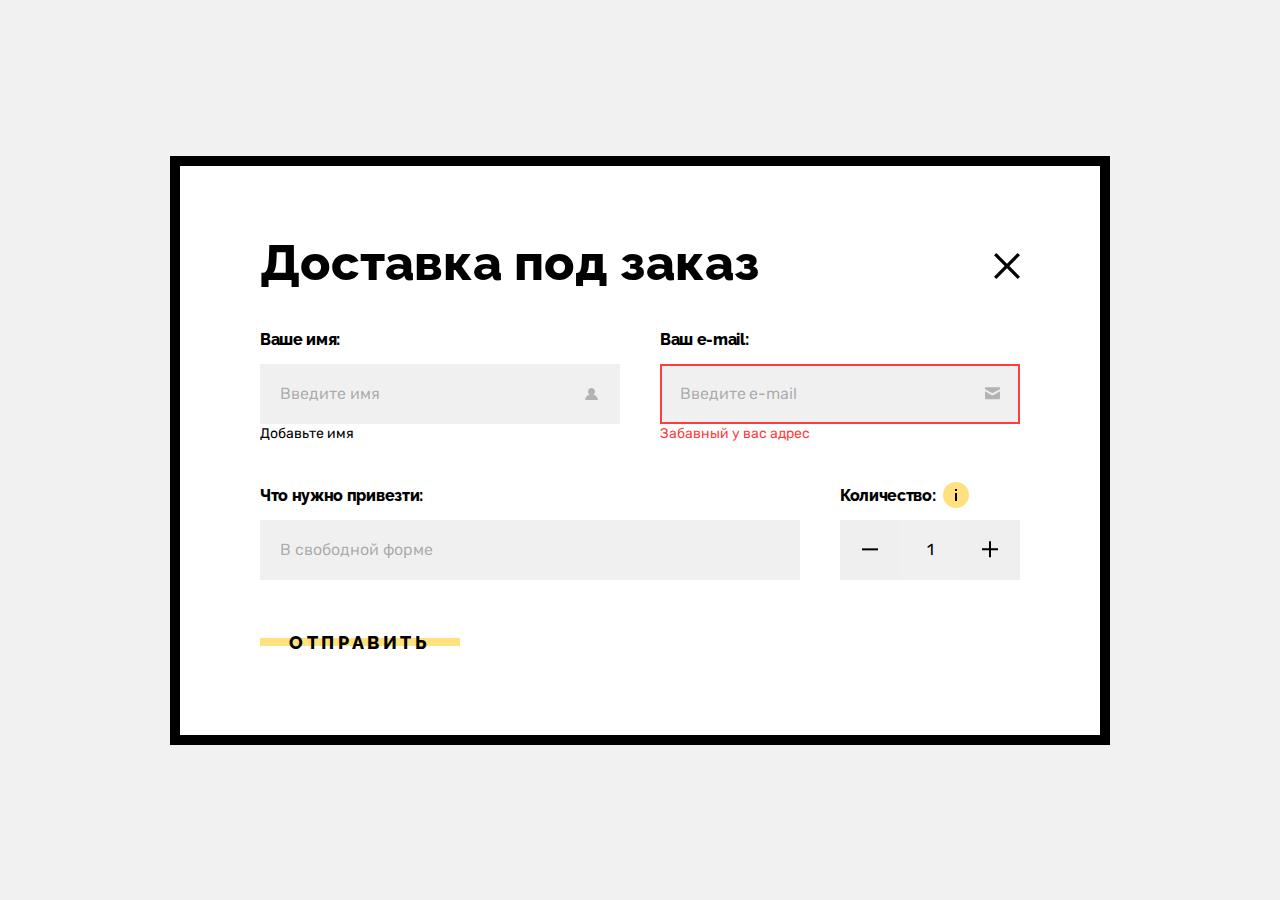
<file: modal-order.html>
<!DOCTYPE html>
<html lang="ru">

<head>
  <meta charset="utf-8">
  <title>HTML Academy &bull; Проект DEVICE</title>
  <link rel="icon" href="images/favicons/favicon.svg" type="image/svg+xml">
  <link rel="stylesheet" href="styles/styles.css">
</head>

<body>

  <div class="modal-container">
    <article class="modal-order">
      <!-- Заголовок формы -->
      <div class="order-title-container">
        <h2 class="section-title">Доставка под заказ</h2>
        <button class="order-close" type="button"><span class="visually-hidden">Закрыть форму заказа</span></button>
      </div>
      <!-- Форма заказа -->
      <form class="order-form" name="order-form" action="https://echo.htmlacademy.ru/courses">
        <div class="field-group field-group-name">
          <!-- Имя заказчика -->
          <label class="order-form-label" for="order-name">Ваше имя:</label>
          <input class="order-form-field form-field-name" type="text" name="order-name" id="order-name" placeholder="Введите имя">
          <span class="field-notice">Добавьте имя</span>
        </div>
        <!-- E-mail заказчика -->
        <div class="field-group field-group-email">
          <label class="order-form-label" for="order-email">Ваш e-mail:</label>
          <input class="order-form-field form-field-email" type="email" name="order-email" id="order-email" placeholder="Введите e-mail" required>
          <span class="field-notice">Забавный у вас адрес</span>
        </div>
        <!-- Заказываемый товар -->
        <div class="field-group field-group-product">
          <label class="order-form-label" for="order-product">Что нужно привезти:</label>
          <input class="order-form-field form-field-product" type="text" name="order-product" id="order-product" placeholder="В свободной форме">
        </div>
        <!-- Количество товара -->
        <div class="field-group field-group-number">
          <span class="label-group">
            <label class="order-form-label" for="order-number">Количество:</label>
            <button class="label-info" type="button">
              <span class="visually-hidden">Посмотреть дополнительную информацию</span>
            </button>
            <!-- Поповер в количестве товаров -->
            <span class="label-group-popover">Постараемся найти, сколько нужно. Привезём сколько получится по требованиям к провозу багажа.</span>
          </span>
          <div class="field-number-container">
            <button class="button-number-count count-minus" type="button">
              <svg width="16" height="3" viewBox="0 0 16 3" fill="none" xmlns="http://www.w3.org/2000/svg">
                <path d="M16 .36H0v2h16v-2Z" fill="#000" />
              </svg>
              <span class="visually-hidden">Уменьшить</span>
            </button>
            <input class="order-form-field form-field-number" type="number" name="order-number" id="order-number" min="1" placeholder="1">
            <span class="status-error-outline"></span>
            <button class="button-number-count count-plus" type="button">
              <svg width="16" height="17" viewBox="0 0 16 17" fill="none" xmlns="http://www.w3.org/2000/svg">
                <path d="M16 7.36H9v-7H7v7H0v2h7v7h2v-7h7v-2Z" fill="#000" />
              </svg>
              <span class="visually-hidden">Увеличить</span>
            </button>
          </div>
        </div>
        <!-- Отправить информацию -->
        <button class="link-style page-link order-modal-button" for="order-form" type="submit">Отправить</button>
      </form>
  </div>

</body>

</html>
</file>
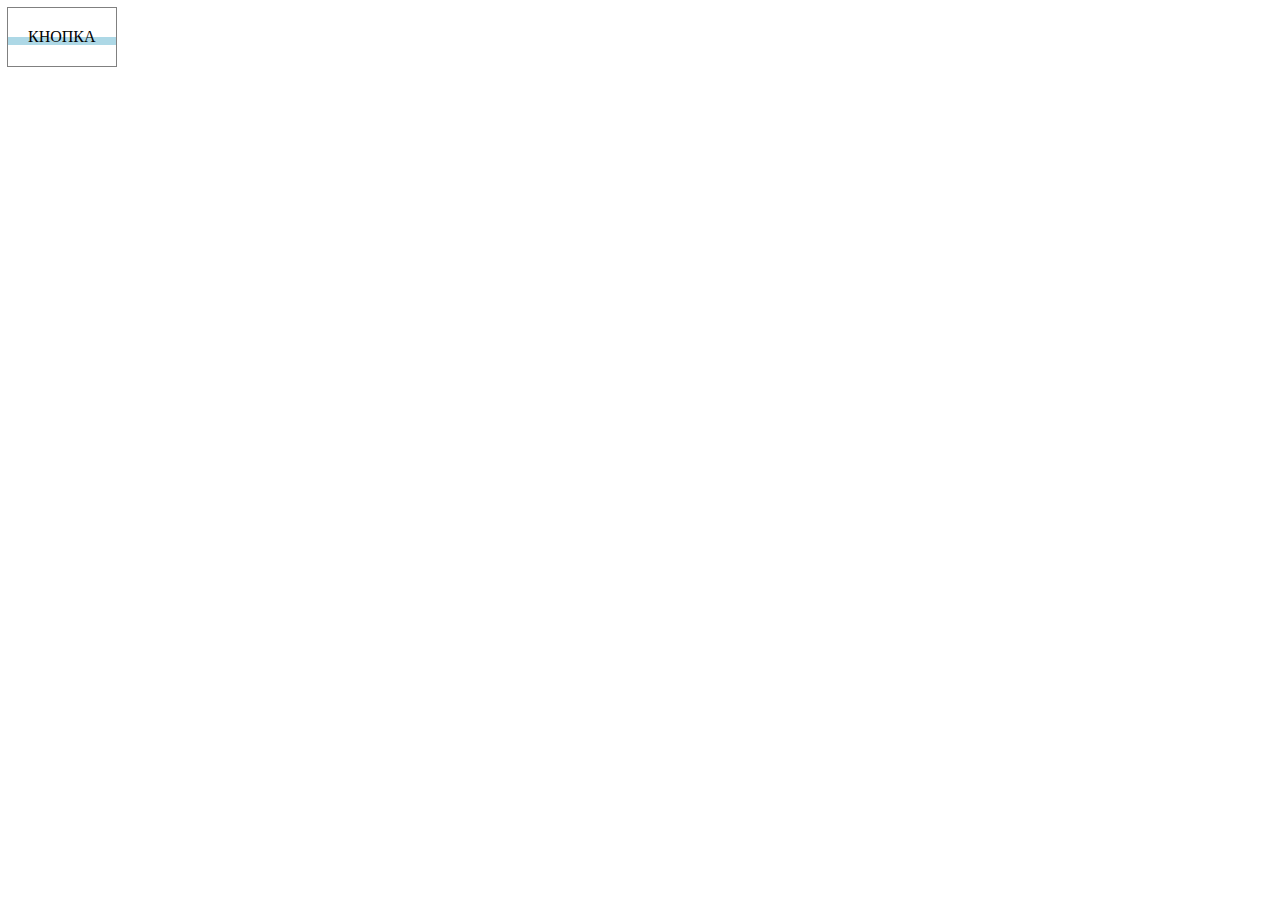
<file: test.html>
<!DOCTYPE html>
<html lang="en">

<head>
  <meta charset="UTF-8">
  <meta http-equiv="X-UA-Compatible" content="IE=edge">
  <meta name="viewport" content="width=device-width, initial-scale=1.0">
  <title>Document</title>
</head>
<style>
  .bb-link {
    position: relative;
    width: fit-content;
    display: block;
    padding: 20px;
    outline: 1px solid grey;
  }

  .bb-link::before {
    position: absolute;
    content: "";
    left: 0;
    top: 50%;
    width: 100%;
    height: 8px;
    background-color: lightblue;
    z-index: -1;
  }
</style>

<body>

  <a class="bb-link">КНОПКА</a>

</body>

</html>
</file>
<file: styles/styles.css>
@font-face {
  font-family: "Rubik";
  font-weight: 400;
  font-style: normal;
  src: url("../fonts/rubik-400.woff2") format("woff2");
  font-display: swap;
}

@font-face {
  font-family: "Rubik";
  font-weight: 700;
  font-style: normal;
  src: url("../fonts/rubik-700.woff2") format("woff2");
  font-display: swap;
}

@font-face {
  font-family: "Raleway";
  font-weight: 800;
  font-style: normal;
  src: url("../fonts/raleway-800.woff2") format("woff2");
  font-display: swap;
}

:root {
  /* Project colors */
  --basic-black: #000000;
  --basic-black-rgb: 0, 0, 0;
  --basic-dark: #444444;
  --basic-dark-rgb: 68, 68, 68;
  --basic-gray: #dcdcdc;
  --basic-lightgray: #ebebeb;
  --basic-light: #f0f0f0;
  --basic-light-rgb: 240, 240, 240;
  --basic-white: #ffffff;
  --basic-white-rgb: 255, 255, 255;
  --status-success: #08af00;
  --status-error: #ff3d3d;
  --status-warning: #fd912e;
  --special-yellow-dark: #ffc700;
  --special-yellow-light: #ffe17f;
  --special-purple: #af4fff;
  --special-brown: #64534a;
  /* Project fonts */
  --titles-font: "Raleway", sans-serif;
  --text-font: "Rubik", sans-serif;
  /* Widht's: full and content */
  --content-width: 1160px;
  --full-width: 1440px;
  /* Base bottom margin for sections */
  --section-bottom-margin: 70px;
}

html {
  /* Sticky Footer -- start */
  height: 100%;
  /* Sticky Footer -- end */
}

.body {
  /* Это правило min-width: не дает сужаться контейнерам контентной части на малых экранах (смартфоны, планшеты). Это заметно если фон на всю ширину экрана */
  min-width: var(--content-width);
  margin: 0;
  /* Sticky Footer -- start */
  display: flex;
  flex-direction: column;
  min-height: 100%;
  /* Sticky Footer -- end */
  font-family: var(--text-font);
  font-style: normal;
  font-weight: 400;
  font-size: 18px;
  line-height: 30px;
  color: var(--basic-dark);
  overflow-wrap: break-word;
}

.main-container {
  /* Sticky Footer -- start */
  flex-grow: 1;
  /* Sticky Footer -- end */
}

.section-title {
  margin: 0;
  padding: 0;
  font-family: var(--titles-font);
  font-weight: 800;
  font-size: 50px;
  line-height: 50px;
  color: var(--basic-black);
}

/* Базовый стиль для ссылок-кнопок */
.link-style {
  font-family: var(--titles-font);
  font-weight: 800;
  line-height: 21px;
  letter-spacing: 0.2em;
  text-transform: uppercase;
  text-decoration: inherit;
  color: var(--basic-black);
}

/* Кнопки - ссылки на странице */
.page-link {
  display: inline-block;
  position: relative;
  z-index: 1;
  padding: 10px 5px;
  text-align: center;
}

.page-link::before,
.goods-more-link::before {
  position: absolute;
  z-index: -1;
  content: "";
  left: 0;
  top: 50%;
  transform: translateY(-50%);
  width: 100%;
  height: 8px;
  background-color: var(--special-yellow-light);
}

.page-link:hover {
  background-color: var(--special-yellow-light);
}

.page-link:hover::before,
.page-link:active::before {
  display: none;
}

.page-link:active {
  background-color: #ffcc33;
}

.page-link:focus-visible {
  outline: 2px solid var(--special-purple);
  outline-offset: -1px;
}

button:hover {
  cursor: pointer;
}

/* Ссылка в параграфе текста */
.text-link {
  color: inherit;
}

.text-link:hover {
  opacity: 0.6;
}

.text-link:active {
  opacity: 0.3;
}

.text-link:focus-visible {
  outline: 2px solid var(--special-purple);
}

/* Параграфы в секциях */
.section-text {
  margin: 0;
}

/* Текста в поле input-а и button-а в хедере и адреса с телефоном в футере */
.text-small {
  font-size: 16px;
  line-height: 20px;
}

/** HEADER **/

.navigation {
  position: relative;
  box-sizing: border-box;
  width: var(--content-width);
  margin: 0 auto;
  padding: 17px 60px 0 60px;
  background: linear-gradient(var(--basic-white) 40px, var(--special-yellow-light) 40px);
}

.header-logo-link {
  display: block;
  width: fit-content;
  margin-bottom: 30px;
}

.device-logo {
  display: block;
}

.header-logo-link[href]:hover .device-logo,
.footer-logo-link:hover .device-logo {
  opacity: 0.6;
}

.header-logo-link[href]:active .device-logo,
.footer-logo-link:active .device-logo {
  opacity: 0.3;
}

.header-logo-link:focus-visible,
.footer-logo-link:focus-visible {
  outline: 2px solid var(--special-purple);
  outline-offset: 2px;
}

.account-navigation-container {
  display: flex;
  align-items: center;
  margin-bottom: 30px;
}

.account-navigation,
.main-navigation {
  display: flex;
  margin: 0;
  padding: 0;
  list-style-type: none;
  flex-wrap: wrap;
}

/** Форма поиска *  */

.form-search {
  display: flex;
  margin-right: 25px;
}

.form-search-label {
  display: flex;
}

.search-input {
  position: relative;
  width: 360px;
  outline: 0;
  padding-left: 48px;
  border: 2px solid var(--basic-black);
  border-radius: 50px 0 0 50px;
  font-family: var(--text-font);
  color: var(--basic-black);
  background-color: transparent;
  background-image: url("../images/magnifier.svg");
  background-repeat: no-repeat;
  background-position: 15px center;
}

.search-input::placeholder {
  color: rgba(var(--basic-black-rgb), 0.3);
}

.form-search-label:focus-within {
  outline: 2px solid var(--special-purple);
  outline-offset: 2px;
}

.search-button {
  position: relative;
  margin: 0 0 0 -2px;
  width: 158px;
  min-height: 40px;
  border: 2px solid var(--basic-black);
  border-radius: 0 50px 50px 0;
  font-family: var(--text-font);
  text-align: center;
  background-color: transparent;
}

.search-button:hover {
  background-color: var(--basic-black);
  color: var(--basic-white);
}

.search-button:active {
  color: rgba(var(--basic-white-rgb), 0.3);
}

.search-button:focus {
  outline: none;
}

.search-button:focus-visible::after {
  position: absolute;
  content: "";
  top: 0;
  left: 0;
  width: 100%;
  height: 100%;
  outline: 2px solid var(--special-purple);
  outline-offset: 4px;
}

.search-button:disabled,
.search-input:disabled {
  pointer-events: none;
  opacity: 0.3;
}

/** Меню пользователя **/

.account-navigation {
  flex-grow: 1;
}

.account-navigation-item {
  position: relative;
}

.account-navigation-item:nth-child(2) {
  margin-left: auto;
  margin-right: 27px;
}

.account-navigation-item:nth-child(3) {
  margin-right: 18px;
}

/* В .account-navigation-link{} добавил vertical-align: middle; т.к. после добавления свойства overflow: hidden; в правило .entry-link{} все строки меню вертикально сдвигались от центра вверх. Лонгрид по теме - https://stackoverflow.com/questions/9273016/why-is-this-inline-block-element-pushed-downward */

.account-navigation-link {
  position: relative;
  display: inline-block;
  vertical-align: middle;
  text-decoration: none;
  color: var(--basic-black);
}

.account-navigation-link::before {
  position: absolute;
  left: 0;
}

.entry-link {
  max-width: 150px;
  padding-left: 27px;
  white-space: nowrap;
  overflow: hidden;
  text-overflow: ellipsis;
}

.compare-link {
  padding-left: 22px;
}

.basket-link {
  position: relative;
  padding-left: 25px;
}

/* Добавил в ссылку корзины правило .basket-link-data, которое срабатывает в состоянии показа количества покупок "99". Оно для иконки корзины. В правилах меняется padding-left для того, чтобы расширять поле ссылки под иконку "99" для тогоб чтобы ее оборачивала :focus рамка. */

.basket-link-data {
  padding-left: 40px;
}

.entry-link::before {
  content: url("../images/account-entry.svg");
}

.account-navigation-link:hover,
.catalog-navigation-link:hover {
  opacity: 0.6;
}

.account-navigation-link:active,
.catalog-navigation-link:active {
  opacity: 0.3;
}

.account-navigation-link:focus-visible,
.catalog-navigation-link:focus-visible {
  outline: 2px solid var(--special-purple);
  outline-offset: 4px;
}

.compare-link::before {
  content: url("../images/account-compare.svg");
}

.basket-link::before {
  content: url("../images/account-basket.svg");
}

.basket-link-data::before {
  content: url("../images/account-basket.svg");
  margin-left: 15px;
  opacity: 0.3;
}

/* Индикатор количества покупок над корзиной появляется только тогда, когда правило .basket-link меняется на .basket-link-data  */

.basket-link-data .icon-basket[data-amount]::before {
  position: absolute;
  left: 0;
  top: 5px;
  display: flex;
  width: 21px;
  height: 21px;
  border-radius: 50%;
  align-items: center;
  justify-content: center;
  font-size: 14px;
  line-height: 17px;
  background-color: var(--basic-white);
  content: attr(data-amount);
}

.basket-link-data:hover + .popover-basket,
.popover-basket:hover {
  display: block;
}

/** Поповер. Корзина */

.popover-basket {
  display: none;
  position: absolute;
  left: 27px;
  top: 37px;
  z-index: 2;   /*  z-index: 1; присвоено .promo-title   */
  box-sizing: border-box;
  width: 320px;
  transform: translateX(-150px);
  color: var(--basic-white);
  background-color: var(--basic-black);
}

.popover-basket::before {
  position: absolute;
  top: -13px;
  left: 50%;
  transform: translateX(-50%);
  display: block;
  content: "";
  width: 0;
  height: 0;
  border: 7px solid transparent;
  border-bottom: 6px solid var(--basic-black);
}

.basket-list {
  padding: 0;
  margin: 0;
  list-style-type: none;
}

.basket-item {
  display: flex;
  padding: 20px;
  border-bottom: 1px solid rgba(var(--basic-white-rgb), 0.1);
}

.basket-item:last-of-type {
  border-bottom: 0;
}

.basket-item-link {
  display: flex;
  margin-right: 20px;
  color: inherit;
  text-decoration: none;
}

.basket-item-image {
  margin-right: 23px;
}

.basket-item-desc {
  word-break: break-word;
  margin: 0;
}

.basket-item-delete {
  display: block;
  margin: 0;
  padding: 0;
  margin-left: auto;
  min-width: 10px;
  height: 10px;
  border: none;
  background-color: transparent;
}

.basket-item-delete svg {
  display: block;   /* Если не преобразовать svg смещается в кнопке */
}

.basket-item-link:hover {
  opacity: 0.6;
}

.basket-item-link:active {
  opacity: 0.3;
}

.basket-item-link:focus-visible {
  outline: 2px solid var(--special-purple);
  outline-offset: 3px;
}

.basket-item-delete:hover path {
  fill: rgba(var(--basic-white-rgb), 0.6);
}

.basket-item-delete:active path {
  fill: rgba(var(--basic-white-rgb), 0.3);
}

.basket-item-delete:focus-visible {
  outline: 2px solid var(--special-purple);
  outline-offset: 3px;
}

.basket-item-total {
  display: flex;
  justify-content: space-between;
  align-items: center;
  height: 44px;
  margin: 0;
  padding: 0 20px;
  background-color: #1a1a1a;
}

.basket-goods-amount,
.basket-goods-sum {
  margin: 0;
}

.basket-item-open {
  align-self: center;
  display: block;
  box-sizing: border-box;
  width: 280px;
  height: 50px;
  margin: 20px auto;
  text-align: center;
  line-height: 50px;
  background-color: var(--basic-white);
}

.basket-item-open:hover {
  background-color: var(--special-yellow-light);
}

.basket-item-open:active {
  color: rgba(var(--basic-black-rgb), 0.3);
}

.basket-item-open:focus-visible {
  outline: 2px solid var(--special-purple);
  outline-offset: 3px;
}

.basket-item-open:disabled,
.basket-item-open.action-disabled {
  opacity: 1;
  /* Маленький костыль. По умолчанию в классе .action-disabled прописано opacity: 0.3; а у нас фон ссылки должен оставаться белым. Поэтому восстанавливаю цвет фона и задаю прозрачность только тексту */
  color: rgba(var(--basic-black-rgb), 0.3);
}

/* Навигационное меню */

.main-navigation-item {
  display: flex;
  align-items: center;
}

.main-navigation-item:nth-of-type(2) {
  margin-left: auto;
}

.main-navigation-item:not(:last-of-type) {
  margin-right: 45px;
}

.page-link-current::after {
  position: relative;
  content: "";
  display: block;
  top: 4px;
  height: 2px;
  background-color: var(--basic-black);
}

.main-navigation-link:not(.catalog-link):hover {
  opacity: 0.6;
}

.main-navigation-link:not(.catalog-link):active {
  opacity: 0.3;
}

.main-navigation-link:not(.page-link-current):focus-visible {
  outline: 2px solid var(--special-purple);
  outline-offset: 2px;
}

.catalog-link:focus-visible {
  position: relative;
  z-index: 3;
  outline: 2px solid var(--special-purple);
  outline-offset: 2px;
}

.page-link-current:focus-visible {
  outline: 2px solid var(--special-purple);
  outline-offset: 6px;
}

.catalog-link {
  display: flex;
  flex-shrink: 0;
  align-items: center;
}

.catalog-link-button {
  box-sizing: border-box;
  width: 50px;
  height: 50px;
  margin-left: 18px;
  border: 2px solid var(--basic-black);
  border-radius: 50%;
  background: url("../images/cross-mark.svg") no-repeat center;
  opacity: 0.3;
}

.catalog-link:hover + .catalog-navigation,
.catalog-navigation:hover,
.catalog-link:focus + .catalog-navigation,
.main-navigation-item:focus-within .catalog-navigation {
  display: grid;
}

.catalog-link:hover .catalog-link-button,
.catalog-link:focus .catalog-link-button,
.catalog-link:active .catalog-link-button {
  opacity: 1;
}

.catalog-link:hover .catalog-link-button,
.catalog-link:focus .catalog-link-button,
.main-navigation-item:focus-within .catalog-link-button {
  background: url("../images/minus-mark.svg") no-repeat center;
}

.catalog-navigation {
  /* display: grid; */
  display: none;
  grid-auto-flow: column;
  justify-content: start;
  grid-template-columns: repeat(5, auto);
  grid-template-rows: repeat(3, 36px);
  /* grid-template-areas: "column-1 column-2 column-3 column-4 column-5"
    "column-1 column-2 column-3 column-4 column-5"
    "column-1 column-2 column-3 column-4 column-5"; */
  column-gap: 30px;
  box-sizing: border-box;
  width: 100%;
  min-height: 180px;
  padding: 14px 60px 27px 60px;
  margin: 0;
  position: absolute;
  /* z-index: 1 – у заголовка промоблока */
  z-index: 2;
  left: 0;
  top: 100%;
  list-style-type: none;
  line-height: 0;
  background: var(--special-yellow-light);
  opacity: 0.97;
}

.catalog-navigation .catalog-navigation-link:focus-within {
  display: grid;
}

/* .catalog-areas-column-1 {
  grid-area: column-1;
}

.catalog-areas-column-2 {
  grid-area: column-2;
}

.catalog-areas-column-3 {
  grid-area: column-3;
}

.catalog-areas-column-4 {
  grid-area: column-4;
}

.catalog-areas-column-5 {
  grid-area: column-5;
} */

.catalog-navigation-link {
  width: fit-content;
  font-size: 16px;
  line-height: 18px;
  text-decoration: inherit;
  color: var(--basic-black);
}

/** Главная **/

.page-container {
  width: var(--content-width);
  margin: 0 auto;
}

/** СЛАЙДЕР **/

.promo {
  display: flex;
  justify-content: space-between;
  margin-bottom: var(--section-bottom-margin);
  background: linear-gradient(var(--special-yellow-light) 137px, var(--basic-white) 137px);
}

.promo-images-container {
  position: relative;
}

.slider-button-container {
  position: absolute;
  width: 100%;
  top: 199px;
  display: flex;
  justify-content: space-between;
}

.slider-button {
  padding: 0;
  margin: 0;
  width: 20px;
  height: 60px;
  border: none;
}

.slider-button-prev {
  margin-left: 30px;
  background: url("../images/promo-arrow.svg") no-repeat center;
}

.slider-button-next {
  background: url("../images/promo-arrow.svg") no-repeat center;
  transform: rotate(180deg);
}

.slider-button:hover {
  opacity: 0.6;
}

.slider-button:active {
  opacity: 0.3;
}

.slider-button:disabled {
  opacity: 0.1;
  cursor: default;
}

.slider-button:focus-visible {
  outline: 2px solid var(--special-purple);
  outline-offset: 1px;
}

.promo-image {
  /* Position + z-index: может лишнее, но размещаю промо-фото над нумерацией .promo-desc-item. При многоцифровом переполнении это видно */
  position: relative;
  z-index: 1;
  pointer-events: none;
  /* --- */
  display: block;
  width: 560px;
  height: 547px;
  object-fit: cover;
  object-position: bottom;
}

.promo-title {
  display: block;
  margin-bottom: 30px;
  position: relative;
  z-index: 1;
}

.promo-text {
  margin-bottom: 20px;
}

.promo-text:last-of-type {
  margin-bottom: 50px;
}

.promo-link {
  width: 210px;
}

.promo-images-list,
.promo-desc-list {
  margin: 0;
  padding: 0;
  list-style-type: none;
}

.promo-images-item {
  display: none;
}

.promo-images-item-current {
  display: block;
}

.promo-pagination-container {
  margin-bottom: 50px;
  display: flex;
  align-items: center;
}

.promo-pagination {
  margin: 0;
  padding: 0;
  margin-left: auto;
  list-style-type: none;
  display: flex;
}

.promo-pagination-item + .promo-pagination-item {
  margin-left: 20px;
}

.promo-pagination-button {
  position: relative;
  margin: 0;
  padding: 0;
  width: 12px;
  height: 12px;
  vertical-align: middle;
  background-color: var(--basic-white);
  border: 2px solid var(--basic-black);
  border-radius: 50px;
}

.promo-pagination-button-current {
  background-color: var(--basic-black);
}

.promo-pagination-button:hover,
.promo-pagination-button-current:hover {
  opacity: 0.6;
}

.promo-pagination-button:active,
.promo-pagination-button-current:active {
  opacity: 0.3;
}

.promo-pagination-button:focus-visible::after {
  position: absolute;
  top: 0;
  left: 0;
  width: 100%;
  height: 100%;
  content: "";
  outline: 2px solid var(--special-purple);
  outline-offset: 4px;
}

.promo-desc-list {
  position: relative;
  width: 560px;
}

.promo-desc-item {
  display: none;
  padding-top: 108px;
}

.promo-desc-item-current {
  display: block;
}

.promo-desc-item::before {
  position: absolute;
  top: 68px;
  right: 49px;
  pointer-events: none;
  content: attr(data-promo-number);
  color: var(--basic-white);
  font-size: 180px;
  font-weight: 700;
}

.features-list {
  margin: 0;
  padding: 0;
  display: flex;
  align-items: flex-start;
  flex-wrap: wrap;
  row-gap: 20px;
  column-gap: 20px;
}

.features-list-box {
  display: flex;
  flex-direction: column-reverse;
  max-width: 173px;
}

.features-name {
  font-size: 16px;
}

.features-param {
  margin: 0;
  margin-bottom: 12px;
  font-size: 36px;
  color: var(--basic-black);
  overflow-wrap: anywhere;
}

/** Горизонтальный блок с категориями товаров **/

.category-goods {
  margin-bottom: var(--section-bottom-margin);
}

.category-goods-list {
  margin: 0;
  padding: 0;
  display: grid;
  grid-template-columns: repeat(6, 160px);
  column-gap: 40px;
  row-gap: 20px;
  list-style-type: none;
}

.category-goods-link {
  display: grid;
  grid-template-rows: 160px 33px auto;
  text-decoration: none;
  color: var(--basic-black);
}

.category-goods-link:hover .category-goods-logo {
  background-color: var(--special-yellow-dark);
}

.category-goods-link:active {
  opacity: 0.3;
}

.category-goods-link:focus-visible {
  outline: 2px solid var(--special-purple);
}

.category-goods-logo {
  grid-row: 1 / 2;
  background-color: var(--special-yellow-light);
  background-position: center;
  background-repeat: no-repeat;
}

.goods-virtual .category-goods-logo {
  background-image: url("../images/goods-virtual.svg");
}

.goods-monopod .category-goods-logo {
  background-image: url("../images/goods-monopod.svg");
  background-position: center bottom;
}

.goods-action .category-goods-logo {
  background-image: url("../images/goods-action.svg");
}

.goods-bracelet .category-goods-logo {
  background-image: url("../images/goods-bracelet.svg");
}

.goods-watch .category-goods-logo {
  background-image: url("../images/goods-watch.svg");
}

.goods-quadrocopter .category-goods-logo {
  background-image: url("../images/goods-quadrocopter.svg");
}

.category-goods-text {
  grid-row: 3 / 4;
  font-family: var(--titles-font);
  font-weight: 800;
  line-height: 24px;
  min-height: 60px;
  letter-spacing: -0.02em;
  overflow-wrap: anywhere;
}

/** Услуги: доставка, гарантия, кредит **/

.services {
  margin-bottom: var(--section-bottom-margin);
  padding-bottom: 72px;
  background: linear-gradient(var(--basic-white) 102px, var(--basic-light) 102px);
}

.services .page-container {
  display: flex;
}

.services-nav-container {
  padding-top: 64px;
  padding-bottom: 65px;
  margin-right: 116px;
  border-right: 7px solid var(--basic-black);
}

.services-nav-list,
.services-desc-list {
  margin: 0;
  padding: 0;
  list-style-type: none;
}

.services-nav-item:not(:last-of-type) {
  margin-bottom: 35px;
}

/* Меню услуг */

.services-nav-list {
  width: 280px;
}

.services-link {
  display: flex;
  width: 100%;
  margin: 0;
  padding: 0;
  border: none;
  background-color: transparent;
  font-size: inherit;
  text-align: center;
}

.services-link-current {
  background-color: var(--basic-black);
  color: var(--special-yellow-light);
}

.services-link-item {
  position: relative;
  z-index: 1;
  width: 150px;
  padding: 10px 5px;
  line-height: 20px;
}

.services-link-item::before {
  position: absolute;
  z-index: -1;
  content: "";
  left: 0;
  top: 50%;
  transform: translateY(-50%);
  width: 100%;
  height: 8px;
  background-color: var(--special-yellow-light);
}

.services-link-current .services-link-item::before,
.services-link:hover .services-link-item::before,
.services-link:active .services-link-item::before {
  display: none;
}

.services-link:not(.services-link-current):hover .services-link-item {
  background-color: var(--special-yellow-light);
}

.services-link:not(.services-link-current):active .services-link-item {
  background-color: var(--special-yellow-dark);
}

.services-link-current:hover {
  background-color: var(--basic-black);
  color: rgb(255, 225, 128, 0.5);
}

.services-link-current:active {
  background-color: var(--basic-black);
  color: rgb(255, 225, 128, 0.3);
}

.services-link:focus {
  outline: none;
}

.services-link-current:focus-visible {
  outline: 2px solid var(--special-purple);
  outline-offset: 4px;
}

.services-link:not(.services-link-current):focus-visible .services-link-item {
  outline: 2px solid var(--special-purple);
  outline-offset: 4px;
}

/* Описание услуг */

.services-desc-list {
  padding-top: 73px;
  flex-grow: 1;
  padding-right: 63px;
}

.services-desc-item {
  display: none;
}

.services-desc-item-current {
  display: flex;
}

.services-desc-inner-box {
  width: 475px;
}

.services-title {
  margin-bottom: 34px;
}

.services-text:not(:last-of-type) {
  margin-bottom: 12px;
}

.services-logo {
  max-width: 180px;
  height: auto;
  margin-left: auto;
  align-self: flex-start;
}

.delivery-logo {
  content: url("../images/services-delivery.svg");
}

.warranty-logo {
  content: url("../images/services-warranty.svg");
}

.credit-logo {
  content: url("../images/services-credit.svg");
}

/** Товар под заказ **/
.order {
  background-color: var(--basic-light);
  margin-bottom: var(--section-bottom-margin);
}

.order-link {
  display: flex;
  min-height: 100px;
}

.order-logo {
  min-width: 125px;
  background-color: var(--special-yellow-light);
  background-image: url("../images/auto.svg");
  background-position: center;
  background-repeat: no-repeat;
  background-size: 47px auto;
}

.order-title {
  flex-grow: 1;
  margin: auto 0;
  font-size: 20px;
  line-height: 23px;
  text-align: center;
}

.order-title-ico {
  position: relative;
  min-width: 40px;
  height: 40px;
  margin: auto 43px;
  border-radius: 50px;
  background-color: var(--basic-gray);
  opacity: 0.5;
}

.order-title-ico::before {
  position: absolute;
  top: 50%;
  left: 50%;
  transform: translate(-50%, -50%);
  content: url("../images/i-ico.svg");
  opacity: 0.5;
}

.order-link:hover .order-logo {
  background-color: var(--special-yellow-dark);
}

.order-link:hover .order-title-ico::before {
  opacity: 1;
}

.order-link:active {
  opacity: 0.3;
}

.order-link:focus-visible {
  outline: 2px solid var(--special-purple);
}

/** О нас. Контакты **/

.section-container {
  display: flex;
  justify-content: space-between;
  margin-bottom: var(--section-bottom-margin);
}

.about {
  width: 500px;
}

.contacts {
  width: 510px;
  padding-right: 23px;
}

.divider {
  display: block;
  width: 85px;
  height: 7px;
  background-color: var(--basic-black);
}

.about .divider,
.contacts .divider {
  margin-bottom: 40px;
}

.about-title,
.contacts-title {
  margin-bottom: 48px;
}

.contacts-subtitle {
  margin: 0;
  margin-bottom: 15px;
  font-family: var(--titles-font);
  font-size: 24px;
}

.about-text,
.contacts-text {
  margin-bottom: 30px;
}

.about-list,
.contacts-list {
  margin: 0;
  margin-bottom: 30px;
  padding: 0;
  list-style-type: none;
}

.about-item {
  position: relative;
  padding-left: 36px;
  font-family: var(--titles-font);
  font-weight: 700;
  line-height: 20px;
  letter-spacing: -0.02em;
  color: initial;
}

.about-item:not(:last-of-type) {
  margin-bottom: 19px;
}

.about-item::before {
  content: "";
  width: 8px;
  height: 8px;
  border-radius: 50%;
  background-color: var(--special-yellow-dark);
  position: absolute;
  left: 2px;
  top: 50%;
  transform: translateY(-50%);
}

.about-link {
  width: 260px;
}

.contacts-link {
  width: 250px;
}

/** Подпишитесь на рассылку **/

.subscribe {
  background-color: var(--basic-light);
  padding-top: 64px;
  padding-bottom: 56px;
}

.subscribe-container {
  display: flex;
  justify-content: space-between;
  align-items: flex-start;
}

.subscribe-container:first-of-type {
  margin-bottom: 144px;
}

.subscribe-title {
  width: 500px;
  padding-left: 7px;
}

.subscribe-text {
  display: inherit;
  margin-top: 9px;
  width: 560px;
}

.form-subscribe {
  display: flex;
}

.subscribe-input {
  box-sizing: border-box;
  width: 557px;
  min-height: 57px;
  padding: 0;
  padding-left: 16px;
  border: 0;
  border-bottom: 3px solid #c4c4c4;
  font-family: inherit;
  font-size: inherit;
  background-color: transparent;
  outline: none;
}

.subscribe-input::placeholder {
  opacity: 0.5;
}

.subscribe-input:focus {
  background-color: var(--basic-gray);
}

.subscribe-input:invalid {
  border-bottom: 3px solid var(--status-error);
}

.subscribe-button {
  box-sizing: border-box;
  margin: 0;
  padding: 10px;
  width: 253px;
  min-height: 57px;
  border: 3px solid #cecece;
  font-size: inherit;
}

.subscribe-button:hover {
  background-color: var(--basic-black);
  border: 3px solid var(--basic-black);
  color: var(--basic-white);
}

.subscribe-button:active {
  color: rgba(var(--basic-white-rgb), 0.3);
}

.subscribe-button:focus-visible {
  outline: 2px solid var(--special-purple);
  outline-offset: 2px;
}

.subscribe-input:disabled,
.subscribe-button:disabled {
  pointer-events: none;
  opacity: 0.3;
}

.subscribe-notice {
  position: relative;
  padding-left: 32px;
  margin-left: 30px;
  align-self: center;
}

.subscribe-notice::before {
  position: absolute;
  content: url("../images/status-sucess.svg");
  left: 2px;
  top: 2px;
}

/** FOOTER **/

.page-footer {
  color: var(--basic-white);
  background-color: var(--basic-dark);
  padding: 62px 0 61px 0;
}

.page-footer .page-container {
  display: grid;
  grid-auto-flow: column;
  grid-template-columns: 240px 1fr 240px;
  grid-template-rows: repeat(2, auto);
}

.footer-container {
  display: flex;
  flex-direction: column;
}

.footer-container:first-of-type {
  align-items: flex-start;
}

.footer-container:last-of-type {
  margin-top: 6px;
  align-items: flex-end;
}

.footer-logo-link {
  width: fit-content;
  grid-row: 1 / 2;
  grid-column: 1 / -1;
  margin-bottom: 35px;
}

.footer-address-box,
.footer-phone-box {
  display: flex;
  flex-direction: column;
  width: 240px;
}

/* footer-align-box. Выравниваю по вертикали размещенные в левой и правой колонках элементы по отношению к кнопкам соцсетей центральной колонки. Привязываюсь к высоте логотипов соц.сетей в 40px  */

.footer-align-box {
  display: flex;
  height: 40px;
  margin-top: auto;
  align-items: center;
}

.footer-address-box .address + .address,
.footer-phone-box .phone + .phone {
  margin-top: 10px;
}

.address {
  font-style: normal;
}

.page-footer a {
  color: var(--basic-white);
}

.page-footer .divider {
  width: 80px;
  background-color: var(--special-yellow-dark);
}

/* Средняя колонка */

.footer-navigation-list,
.footer-social-list {
  display: flex;
  margin: 0;
  padding: 0;
  list-style-type: none;
  justify-content: center;
  flex-wrap: wrap;
}

/* todo На будущее! Разобраться с принципами установки line-height!
/* В данном проекте установил для body line-height: 30px принимая во внимание, что такая высота строки у основного текста, но не учел что этот же параметр будет влиять и на списки с их элементами. Что в свою очередь потом влияет на вертикальные марджины. И если потом марджины устанавливать по макетным цифрам, то в итоге получаем несовпадения. Приходится потом в списках возращать нативный line-height или компенсировать разницу перерасчитывая отступ :(( */

.footer-navigation-list {
  padding: 0 20px;
  column-gap: 35px;
  line-height: normal;
  margin-bottom: 62px;
  row-gap: 20px;
}

.footer-social-list {
  gap: 15px;
}

.footer-navigation-link {
  position: relative;
}

.footer-navigation-link:hover {
  color: var(--special-yellow-dark);
}

.footer-navigation-link:hover::after {
  position: absolute;
  content: "";
  left: 0;
  bottom: -6px;
  width: 100%;
  height: 2px;
  background-color: var(--special-yellow-dark);
}

.footer-navigation-link:active {
  opacity: 0.3;
}

.footer-navigation-link:focus-visible {
  outline: 2px solid var(--special-purple);
  outline-offset: 2px;
}

/* Соцсети */

.footer-social-link {
  display: block;
  position: relative;
  width: 40px;
  height: 40px;
  background-color: rgb(255, 255, 255, 0.3);
  border-radius: 50%;
}

.footer-social-link svg {
  margin-top: 50%;
  margin-left: 50%;
  transform: translate(-50%, -50%);
}

.footer-social-link:hover {
  background-color: var(--special-yellow-dark);
}

.footer-social-link:active svg {
  opacity: 0.3;
}

.footer-social-link:focus-visible::before {
  position: absolute;
  content: "";
  width: 100%;
  height: 100%;
  outline: 2px solid var(--special-purple);
  outline-offset: 2px;
}

.footer-social-link:focus {
  outline: none;
}

/* Номер телефона */

.page-footer .phone {
  text-align: right;
}

.page-footer .phone:hover {
  color: var(--special-yellow-dark);
}

.page-footer .phone:active {
  opacity: 0.3;
}

.page-footer .phone:focus-visible {
  outline: 2px solid var(--special-purple);
  outline-offset: 2px;
}

/* Лого академии */

.htmlacademy-link {
  position: relative;
}

.htmlacademy-link svg {
  display: block;
  fill: var(--special-yellow-dark);
}

.htmlacademy-link:hover svg {
  fill: var(--basic-white);
}

.htmlacademy-link:active svg {
  opacity: 0.3;
}

.htmlacademy-link:focus {
  outline: none;
}

.htmlacademy-link:focus-visible::before {
  position: absolute;
  content: "";
  width: 100%;
  height: 100%;
  outline: 2px solid var(--special-purple);
  outline-offset: 2px;
}

/** FOOTER - END **/

/** ФОРМА ЗАКАЗА ТОВАРОВ. МОДАЛЬНОЕ ОКНО.  **/

.modal-container {
  position: fixed;
  /* Устанавливаю z-index, т.к. некоторые элементы на странице перекрывает модальное окно */
  z-index: 1;
  top: 0;
  left: 0;
  display: flex;
  width: 100%;
  height: 100%;
  justify-content: center;
  align-items: center;
  background-color: rgba(var(--basic-light-rgb), 0.9);
}

.modal-container-off {
  display: none;
}

.modal-order {
  box-sizing: border-box;
  width: 920px;
  padding: 72px 80px;
  outline: 10px solid var(--basic-black);
  background-color: var(--basic-white);
}

.order-title-container {
  display: flex;
  justify-content: space-between;
  margin-bottom: 42px;
}

.order-close {
  min-width: 26px;
  height: 26px;
  margin-top: 15px;
  padding: 0;
  border: 0;
  background: url("../images/order-close.svg") no-repeat center transparent;
}

.order-close:hover {
  opacity: 0.6;
}

.order-close:active {
  opacity: 0.3;
}

.order-close:focus-visible {
  outline: 2px solid var(--special-purple);
  outline-offset: 2px;
}

.order-form {
  display: flex;
  flex-wrap: wrap;
  column-gap: 40px;
  row-gap: 42px;
}

.field-group {
  display: flex;
  position: relative;
  flex-direction: column;
  /* Если текстовое содержимое label в две и более строк, то соседнее поле по горизонтали выравнивается на один уровень с текужим (многострочным)*/
  justify-content: flex-end;
}

.field-group-name,
.field-group-email {
  width: 360px;
}

.field-notice {
  font-family: var(--text-font);
  font-size: 14px;
  line-height: 20px;
}

.field-group-product {
  width: 540px;
}

.field-group-number {
  position: relative;
  width: 180px;
}

.order-form-label {
  display: block;
  position: relative;
  padding-bottom: 14px;
  font-family: var(--titles-font);
  font-weight: 700;
  line-height: 20px;
  letter-spacing: -0.02em;
  color: var(--basic-black);
}

.label-group {
  position: relative;
  /* Уменьшаем границы фрейма по размеру содержимого, чтобы по отношению к нему позиционировать кнопку .label-info */
  width: fit-content;
  max-width: 140px;
  overflow-wrap: anywhere;
}

/* Поповер в количестве товаров */
.label-group-popover {
  position: absolute;
  box-sizing: border-box;
  top: 34px;
  left: -22px;
  width: 200px;
  padding: 19px;
  /* z-index: 1 назначен .form-field-number для вывода :focus-visible outline */
  z-index: 2;
  color: var(--basic-white);
  background-color: var(--basic-black);
  font-family: var(--text-font);
  font-size: 16px;
  line-height: 20px;
  display: none;
}

/* Уголок над поповером */
.label-group-popover::before {
  position: absolute;
  top: -13px;
  left: 70%;
  transform: translateX(-50%);
  display: block;
  content: "";
  width: 0;
  height: 0;
  border: 7px solid transparent;
  border-bottom: 6px solid var(--basic-black);
}

.label-info {
  position: absolute;
  width: 26px;
  height: 26px;
  margin: 0;
  padding: 0;
  top: -4px;
  right: -34px;
  border: 0;
  border-radius: 50%;
  background: url("../images/info.svg") no-repeat center var(--special-yellow-light);
}

.label-info:hover {
  background-color: var(--special-yellow-dark);
}

.label-info:focus,
.label-info:focus-visible {
  outline: none;
  background-color: var(--special-yellow-dark);
}

.label-info:hover + .label-group-popover,
.label-info:focus-visible + .label-group-popover {
  display: block;
}

.order-form-field {
  box-sizing: border-box;
  height: 60px;
  margin: 0;
  padding: 0 20px;
  border: 0;
  background-color: var(--basic-light);
  font-family: var(--text-font);
  font-size: 16px;
  line-height: 20px;
  color: var(--basic-black);
  outline: none;
}

.order-form-field::placeholder {
  color: rgba(var(--basic-black-rgb), 0.3);
}

/* Общая проверка на ввод информации */
.order-form-field:not(:placeholder-shown) {
  background-color: var(--basic-lightgray);
}

.order-form-field:hover {
  background-color: var(--basic-gray);
}

.order-form-field:focus-visible {
  outline: 2px solid var(--special-purple);
}

.form-field-email:invalid {
  outline: 2px solid var(--status-error);
  outline-offset: -2px;
}

/* Поле e-mail */

.form-field-email:invalid + .field-notice {
  color: var(--status-error);
}

.form-field-name,
.form-field-email {
  background-repeat: no-repeat;
  background-position: 325px 50%;
  padding-right: 48px;
}

.form-field-name {
  background-image: url("../images/account-entry-gray.svg");
}

.form-field-email {
  background-image: url("../images/email-gray.svg");
}

/* .form-field-product {} */

/* Ввод количества товаров */

.field-number-container {
  display: flex;
  position: relative;
}

/* Поле ввода */
.form-field-number {
  /* z-index установлен чтобы при :focus-visible outline не перекрывался боковой кнопкой. position не дублирую, т.к. в соседнем классе .field-group уже задан position: relative */
  z-index: 1;
  width: 60px;
  padding: 0;
  text-align: center;
  appearance: textfiled;
}

.form-field-number::placeholder {
  color: var(--basic-black);
}

/* Убираем браузерные кнопки */
.form-field-number::-webkit-outer-spin-button,
.form-field-number::-webkit-inner-spin-button {
  appearance: none;
  margin: 0;
}

/* Добавляем свои */
.button-number-count {
  position: relative;
  width: 60px;
  height: 60px;
  padding: 0;
  border: none;
}

.button-number-count svg {
  display: block;
  margin: 0 auto;
}

.button-number-count:hover path {
  fill: rgba(var(--basic-black-rgb), 0.6);
}

.button-number-count:active path {
  fill: rgba(var(--basic-black-rgb), 0.3);
}

.button-number-count:focus-visible::after {
  content: "";
  position: absolute;
  top: 0;
  left: 0;
  width: 100%;
  height: 100%;
  outline: 2px solid var(--special-purple);
  outline-offset: -2px;
}

.button-number-count:focus {
  outline: none;
}

/* Стилизация ввода в поле "0" количества товаров.
0. Если в поле введен "0" то срабатывает свойство :not(:in-range)
1. Снимаем фокусную обводку
2. Тег <span class="status-error-outline"> расположенный за полем input позиционируется абсолютно по всей площади блока ввода и обводится красным
P.S. Такая "костыльная" реализация из-за того что input-у нельзя навесить псевдоэлемент. Как вариант этот функционал оформляем через JS */

.form-field-number:not(:in-range) {
  outline: none;
}

.form-field-number:not(:in-range) + .status-error-outline {
  position: absolute;
  z-index: 1;
  top: 0;
  left: 0;
  width: 100%;
  height: 100%;
  outline: 2px solid var(--status-error);
}

/* Отправить информацию */

.order-modal-button {
  width: 200px;
  border: 0;
  background-color: transparent;
  font-size: 18px;
}

/** КАТАЛОГ ТОВАРОВ **/

.main-catalog {
  background-color: var(--basic-light);
}

.catalog-header {
  background-color: var(--basic-white);
}

.catalog-header > .page-container {
  box-sizing: border-box;
  padding: 58px 0 35px 60px;
  background: linear-gradient(var(--special-yellow-light) 23px, var(--basic-white) 23px);
}

.catalog-title {
  margin-bottom: 16px;
}

.catalog-breadcrumbs {
  display: flex;
  flex-wrap: wrap;
  column-gap: 36px;
  row-gap: 15px;
  margin: 0;
  padding: 0;
  list-style-type: none;
  line-height: 0;
}

.catalog-breadcrumbs-item {
  position: relative;
}

.catalog-breadcrumbs-item:not(:last-of-type)::after {
  position: absolute;
  content: url("../images/breadcrumbs-arrow.svg");
  right: -20px;
  top: 7px;
  opacity: 0.3;
}

.breadcrumbs-link {
  line-height: 19px;
}

/** Фильтры. Сортировка. Карточки товаров **/

.catalog-goods {
  width: var(--content-width);
  margin: 0 auto;
  display: flex;
}

.catalog-left-container {
  box-sizing: border-box;
  width: 320px;
  padding: 25px 0 60px 60px;
}

.catalog-right-container {
  background-color: var(--basic-white);
  width: 840px;
}

.catalog-goods-title {
  margin: 0;
  font-family: var(--titles-font);
  font-size: 16px;
  font-weight: 800;
  line-height: 19px;
  letter-spacing: 0.2em;
  color: var(--basic-black);
  text-transform: uppercase;
}

.catalog-goods-subtitle {
  padding: 0;
  margin: 0;
  min-width: 230px;
  line-height: 20px;
  font-weight: 700;
  letter-spacing: -0.02em;
  color: var(--basic-black);
}

/** ФИЛЬТРЫ **/

.catalog-filter {
  width: 200px;
}

.filter-title {
  padding-bottom: 72px;
}

.filter-subtitle {
  margin-bottom: 20px;
}

.filter-subtitle::before {
  display: block;
  position: relative;
  width: 200px;
  height: 2px;
  content: "";
  bottom: 12px;
  background-color: var(--basic-black);
}

.catalog-filter .filter-fieldset {
  margin: 0;
  padding: 0;
  border: 0;
}

/* Отступы между блоками fieldset-ов фильтров 35px, но поскольку нельзя задать расстояние до псевдоэлемента ::before (декоративная разделительная линия сверху), то устанавливаю нижний margin в 47px до подзаголовка нижнего fieldset-а */

.catalog-filter .filter-fieldset:not(:last-of-type) {
  margin-bottom: 47px;
}

/* Фильтр / СТОИМОСТЬ */

.range-scale-container {
  position: relative;
  width: 200px;
  height: 2px;
  background-color: var(--basic-gray);
  margin-top: 8px;
  margin-bottom: 14px;
}

.range-bar {
  position: absolute;
  height: 2px;
  background-color: var(--basic-black);
}

.price-button {
  position: absolute;
  margin: 0;
  padding: 0;
  z-index: 1;
  width: 18px;
  height: 18px;
  border-radius: 50%;
  background-color: var(--basic-lightgray);
  border: 2px solid var(--basic-black);
}

.price-button:hover {
  border: 2px solid rgb(50% 50% 50%);
}

.price-button:active {
  background-color: var(--basic-black);
  border: 2px solid var(--basic-black);
}

.price-button-min {
  top: -8px;
  left: -9px;
}

.price-button-max {
  top: -8px;
  right: -9px;
}

.price-button:focus-visible::before {
  position: absolute;
  z-index: 1;
  content: "";
  width: 100%;
  height: 100%;
  transform: translate(-50%, -50%);
  outline: 2px solid var(--special-purple);
  outline-offset: 4px;
}

.price-button:focus {
  outline: none;
}

.range-price-container {
  position: relative;
  /* Пока закостылил макс. ширину инфо-блока под ползунками рейндж-слайдера*/
  max-width: 251px;
  overflow: auto;
  display: flex;
  margin-left: -16px;
}

.range-price-label {
  display: flex;
  align-items: center;
  font-size: 15px;
  line-height: 18px;
  color: rgba(var(--basic-black-rgb), 0.3);
}

.price-input {
  box-sizing: border-box;
  width: 48px;
  margin: 0;
  padding: 0;
  margin-left: 4px;
  border: none;
  background-color: transparent;
  font-family: inherit;
  font-size: inherit;
  color: inherit;
  appearance: textfiled;
}

.range-price-label:focus-within {
  outline: 2px solid var(--special-purple);
  outline-offset: 2px;
}

.price-input:focus {
  outline: none;
}

/* Отключаем нативную кнопочную индикацию в inpute */
.price-input::-webkit-outer-spin-button,
.price-input::-webkit-inner-spin-button {
  appearance: none;
  margin: 0;
}

/* Фильтр / ЦВЕТ */

.filter-list {
  margin: 0;
  padding: 0;
  list-style-type: none;
}

.filter-list-item {
  font-size: 16px;
  line-height: 19px;
  color: var(--basic-black);
}

.filter-list-item:not(:last-of-type) {
  margin-bottom: 17px;
}

.checked-mark {
  position: absolute;
  box-sizing: border-box;
  width: 20px;
  height: 20px;
  top: -2px;
  left: 0;
  border: 2px solid #cccccc;
  border-radius: 3px;
}

.filter-list-input[type="radio"] + .checked-mark {
  border-radius: 50%;
}

.filter-list-label:hover {
  cursor: pointer;
}

.filter-list-input[type="checkbox"]:checked + .checked-mark {
  background: url("../images/checked-mark.svg") no-repeat center;
  border-color: var(--basic-black);
}

.filter-list-input[type="radio"]:checked + .checked-mark {
  border-color: var(--basic-black);
}

.filter-list-input[type="radio"]:checked + .checked-mark::before {
  position: absolute;
  width: 8px;
  height: 8px;
  top: 4px;
  left: 4px;
  border-radius: 50%;
  background-color: var(--basic-black);
  content: "";
}

.filter-button {
  margin-top: 35px;
  width: 220px;
  border: 0;
  font-size: inherit;
}

.filter-button:disabled {
  pointer-events: none;
  opacity: 0.3;
}

.filter-list-label {
  position: relative;
  display: block;
  padding-left: 36px;
}

/* Сортировка */

.sorting-container {
  box-sizing: border-box;
  min-height: 70px;
  padding: 10px 40px;
  display: flex;
  justify-content: space-between;
  align-items: center;
  background-color: var(--basic-light);
}

.sorting-title {
  max-width: 300px;
}

.sorting-details {
  position: relative;
  height: 100%;
}

.sorting-summary {
  position: relative;
  top: 50%;
  max-width: 200px;
  padding-right: 50px;
  /* Если задать ниже указанный padding-left то фокусная обводка будет равномерной со всех сторон пункта, но тогда не будет совпадения с макетом по PP */
  /* padding-left: 12px; */
  list-style-type: none;
  color: var(--basic-black);
}

.sorting-summary::after {
  position: absolute;
  right: 12px;
  bottom: 50%;
  transform: translateY(50%);
  margin-left: 30px;
  content: url("../images/sorting-ico.svg");
}

.sorting-summary:hover {
  cursor: pointer;
  opacity: 0.6;
}

.sorting-summary:active {
  cursor: pointer;
  opacity: 0.3;
}

.sorting-summary:focus-visible {
  outline: 2px solid var(--special-purple);
}

/*  Стилизация сортировки - start. Попытка стилизовать список сортировки, но на лайве сказали этого не делать, поскольку это задача JS-разработчика */

.sorting-list {
  position: absolute;
  z-index: 3;
  top: 100%;
  margin: 0;
  padding: 0 30px 15px 30px;
  width: max-content;
  list-style-type: none;
  background-color: var(--basic-light);
}

.sorting-list-option {
  color: inherit;
  text-decoration: none;
}

.sorting-list-option:hover {
  opacity: 0.6;
}

.sorting-list-option:active {
  opacity: 0.3;
}

/* Стилизация сортировки - end */

.sorting-order {
  display: flex;
  margin: 0;
  padding: 0;
  list-style-type: none;
}

.sorting-order-item {
  position: relative;
  display: flex;
  align-items: center;
  justify-content: center;
  width: 30px;
  height: 30px;
  z-index: 1;
}

/* Установил z-index: 1 поскольку в кнопках внутренняя часть :focus-обводки попадает под фоновый opacity: 0.3. Вероятно кнопки пересекаются. */

.sorting-order-button {
  border: none;
}

.sorting-order-button svg {
  opacity: 0.3;
}

.sorting-order-button:hover svg {
  cursor: pointer;
  opacity: 0.6;
}

.sorting-order-button:active svg {
  opacity: 1;
}

.sorting-order-button:disabled svg {
  pointer-events: none;
  opacity: 0.3;
}

.sorting-order-button:focus {
  outline: none;
}

.sorting-order-button:focus-visible::before {
  position: absolute;
  content: "";
  top: 0;
  left: 0;
  width: 100%;
  height: 100%;
  outline: 2px solid var(--special-purple);
}

/**  КАРТОЧКА ТОВАРОВ **/

.goods-cards {
  padding: 70px 40px 78px 40px;
}

.goods-cards-list {
  display: grid;
  grid-template-columns: 1fr 1fr;
  gap: 44px 40px;
  margin: 0;
  padding: 0;
  margin-bottom: 44px;
  list-style-type: none;
}

.goods-cards-item {
  width: 360px;
}

/* Классу .goods-cards-link установлен position:relative для позиционирования focus-обводки */
.goods-cards-link {
  position: relative;
  text-decoration: none;
}

.goods-image {
  display: block;
  margin-bottom: 32px;
  object-fit: cover;
}

/* Добавил .goods-image-box для изображения товара, т.к. псевдоэлемент нельзя навесить на img-элемент */
.goods-image-box {
  position: relative;
}

.good-cards-desc-box {
  display: flex;
  justify-content: space-between;
  margin-top: auto;
}

.item-price {
  margin-left: 20px;
  line-height: 21px;
  text-decoration: none;
  color: var(--basic-dark);
}

/* Стилизация состояний карточки товара -- start*/

/* Лого нового товара. Позиционируем относительно goods-image-box */
.goods-new .goods-image-box::before {
  position: absolute;
  top: 27px;
  right: 27px;
  /*! z-index: 1; */
  display: flex;
  align-items: center;
  justify-content: center;
  width: 60px;
  height: 60px;
  border-radius: 50%;
  border: 2px solid var(--basic-black);
  content: "NEW";
  font-style: var(--titles-font);
  font-weight: 800;
  font-size: 14px;
  line-height: 16px;
  letter-spacing: 0.2em;
  /* letter-spacing: 0.2em сдвигает текст влево от центра на эту же величину 0.2em. Чтобы компенсировать этот сдвиг использую text-indent: 0.2em; */
  text-indent: 0.2em;
  color: var(--basic-black);
  opacity: 0.6;
}

/* Полупрозрачный фон. Позиционируем относительно .goods-image-box */

.goods-cards-link:hover .goods-image-box::after {
  position: absolute;
  /* z-index: 1 - присвоен логотипу (NEW) */
  /*! z-index: 2; */
  content: "";
  top: 0;
  left: 0;
  width: 100%;
  height: 100%;
  background-color: var(--basic-light);
  opacity: 0.8;
}

/* Строка "ПОДРОБНЕЕ". По умолчанию – скрываем. Позиционируем относительно .goods-image-box */

.goods-more-link {
  display: none;
  position: absolute;
  top: 50%;
  left: 50%;
  transform: translate(-50%, -50%);
  width: 220px;
  text-align: center;
}

/*! Рефакторил! Еще раз перепроверить! Вроде как и не надо нагромождать z-index-ы
/* Строка "ПОДРОБНЕЕ" – показываем при hover над карточкой (z-index: 3), т.к. z-index: 1 - присвоен логотипу (NEW); z-index: 2 – полупрозрачному фону над фотографией */

.goods-cards-link:hover .goods-more-link {
  display: block;
  /*! z-index: 3; */
  z-index: 1;
}

/* Осветляем название товара при hover над карточкой */
.goods-cards-link:hover .catalog-goods-subtitle {
  opacity: 0.6;
}

/* Затемняем полоску под строкой "ПОДРОБНЕЕ" при нажатии на карточку */
.goods-cards-link:active .goods-more-link::before {
  background-color: var(--special-yellow-dark);
}

/* Осветляем всю информацию под фото при нажатии на карточку */
.goods-cards-link:active .good-cards-desc-box {
  opacity: 0.3;
}

/* Вывод focus-обводки. Позиционирование по ссылке */
.goods-cards-link:focus-visible::before {
  position: absolute;
  content: "";
  width: 100%;
  height: 100%;
  outline: 2px solid var(--special-purple);
  outline-offset: 2px;
}

.goods-cards-link:focus {
  outline: none;
}

/** Загрузить ещё + Пагинация карточек **/

.show-more-button {
  width: 100%;
  padding: 15px 40px;
  margin-bottom: 44px;
  background-color: transparent;
  border: 3px solid #e5e5e5;
  outline: none;
}

.show-more-button:hover {
  border: 3px solid var(--basic-black);
}

.show-more-button:active {
  opacity: 0.3;
}

.show-more-button:focus-visible {
  outline: 2px solid var(--special-purple);
  outline-offset: 2px;
}

.show-more-button:disabled {
  pointer-events: none;
  opacity: 0.3;
}

.box-pagination {
  width: 100%;
  display: flex;
  justify-content: space-between;
  align-items: center;
  background-color: var(--basic-lightgray);
}

.pagination-list {
  display: flex;
  flex-wrap: wrap;
  margin: 0;
  padding: 0;
  list-style-type: none;
}

.pagination-item-link {
  display: flex;
  box-sizing: border-box;
  min-width: 40px;
  min-height: 40px;
  padding: 0 5px;
  justify-content: center;
  align-items: center;
  font-size: 16px;
  line-height: 20px;
  color: rgba(var(--basic-dark-rgb), 0.3);
  text-decoration: none;
}

.pagination-link-back,
.pagination-link-forward {
  padding: 25px;
  max-width: 150px;
}

.pagination-link-back:hover,
.pagination-link-forward:hover {
  background-color: var(--basic-gray);
}

.pagination-link-back:active,
.pagination-link-forward:active {
  color: rgba(var(--basic-black-rgb), 0.3);
}

.pagination-item-link-current {
  color: rgba(var(--basic-dark-rgb), 0.6);
}

.pagination-item-link:hover {
  color: var(--basic-dark);
}

.pagination-item-link:active {
  color: rgba(var(--basic-dark-rgb), 0.1);
}

.pagination-link-back:focus-visible,
.pagination-link-forward:focus-visible,
.pagination-item-link:focus-visible {
  outline: 2px solid var(--special-purple);
}

/** VISUALLY-HIDDEN **/

.visually-hidden {
  position: absolute;
  overflow: hidden;
  clip: rect(0, 0, 0, 0);
  margin: -1px;
  padding: 0;
  width: 1px;
  height: 1px;
  border: 0;
  white-space: nowrap;
  clip-path: inset(100%);
}

/** Варианты скрытия элементов **/

/* Использую для ссылок находящихся в состоянии "отключено" */
.action-disabled {
  pointer-events: none;
  cursor: default;
  opacity: 0.3;
}

/* Использую для скрытия блоков информации слайдеров */
.hidden {
  display: none;
}

/* Оформляю неактивным и прозрачным пункт меню "Выйти", пока пользователь незарегистрировался на сайте. Если этот элемент скрывать через display: none; то сдвигаются соседние пункты пользовательского меню находящиеся в потоке. */

.hidden-no-active {
  pointer-events: none;
  cursor: default;
  opacity: 0;
}

/* Для ссылок в состоянии "текущая страница" */
.link-current {
  pointer-events: none;
  cursor: default;
  opacity: 0.6;
}
</file>
